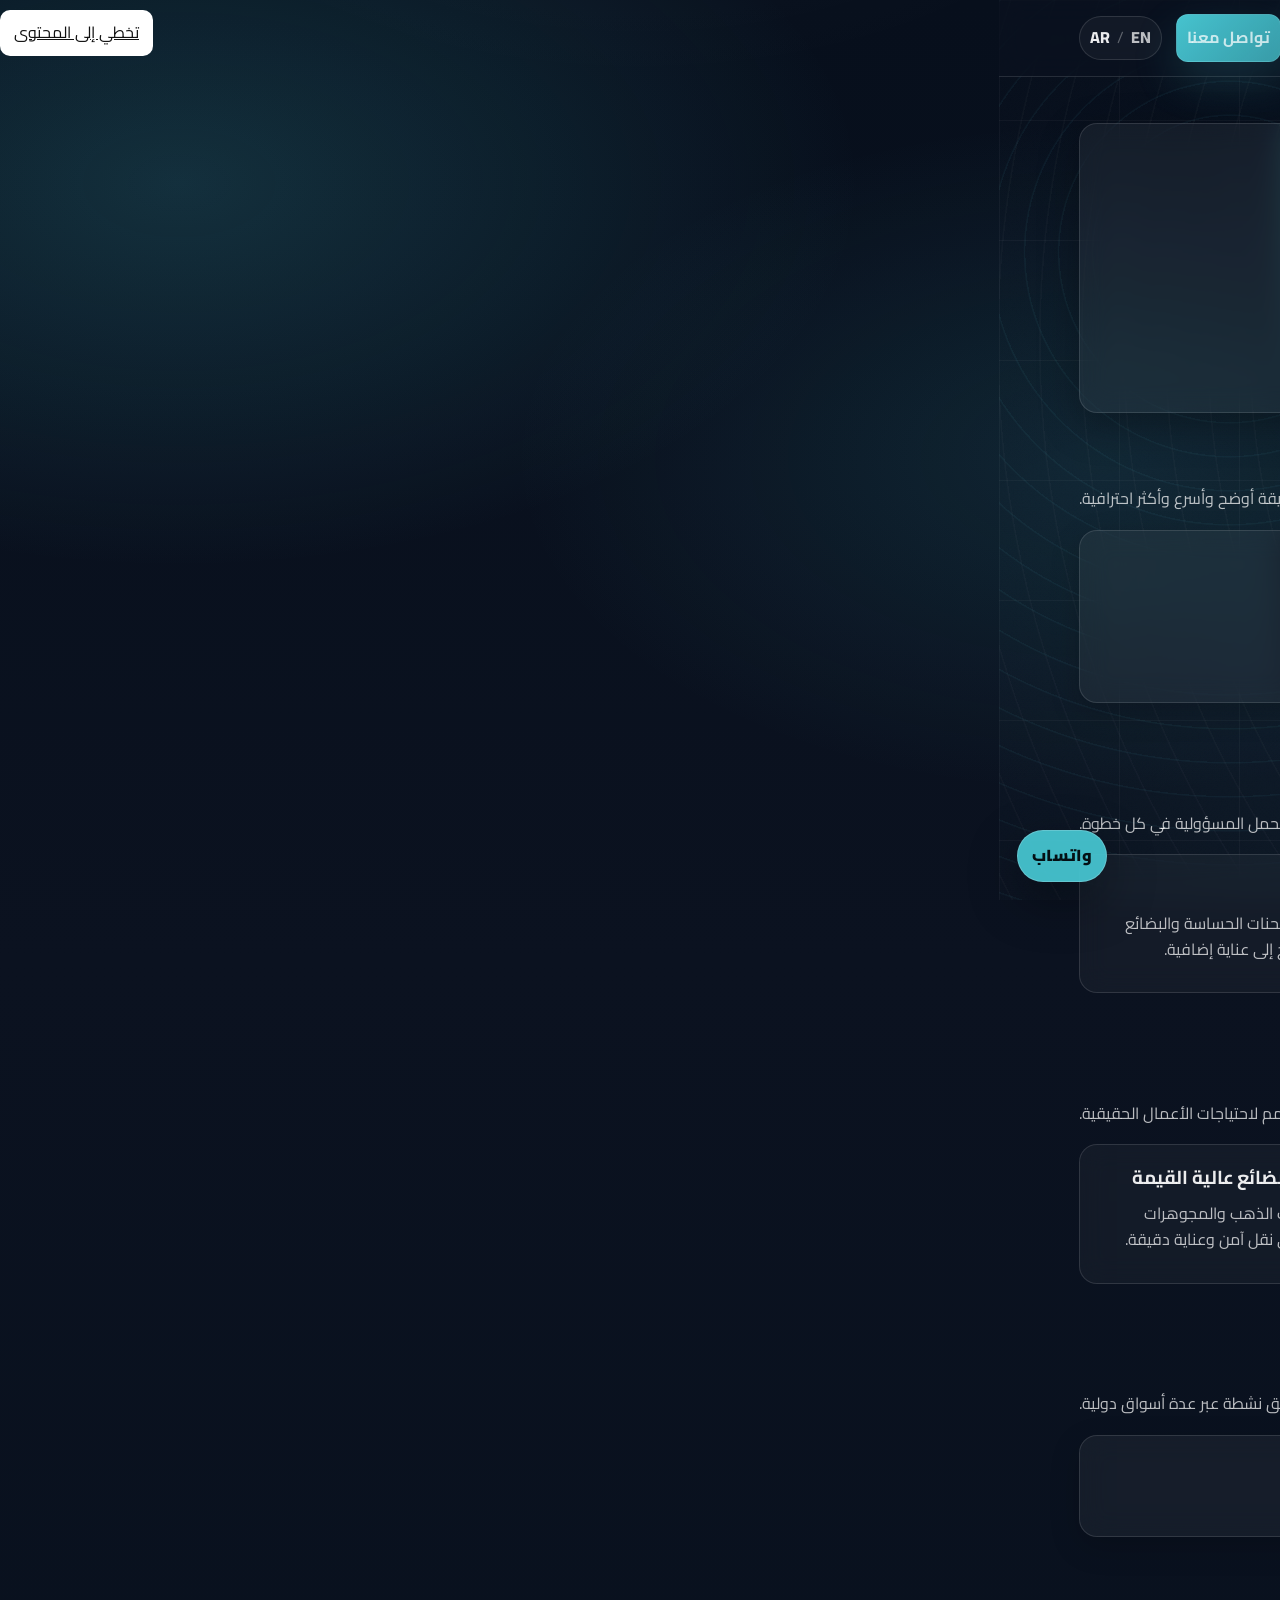
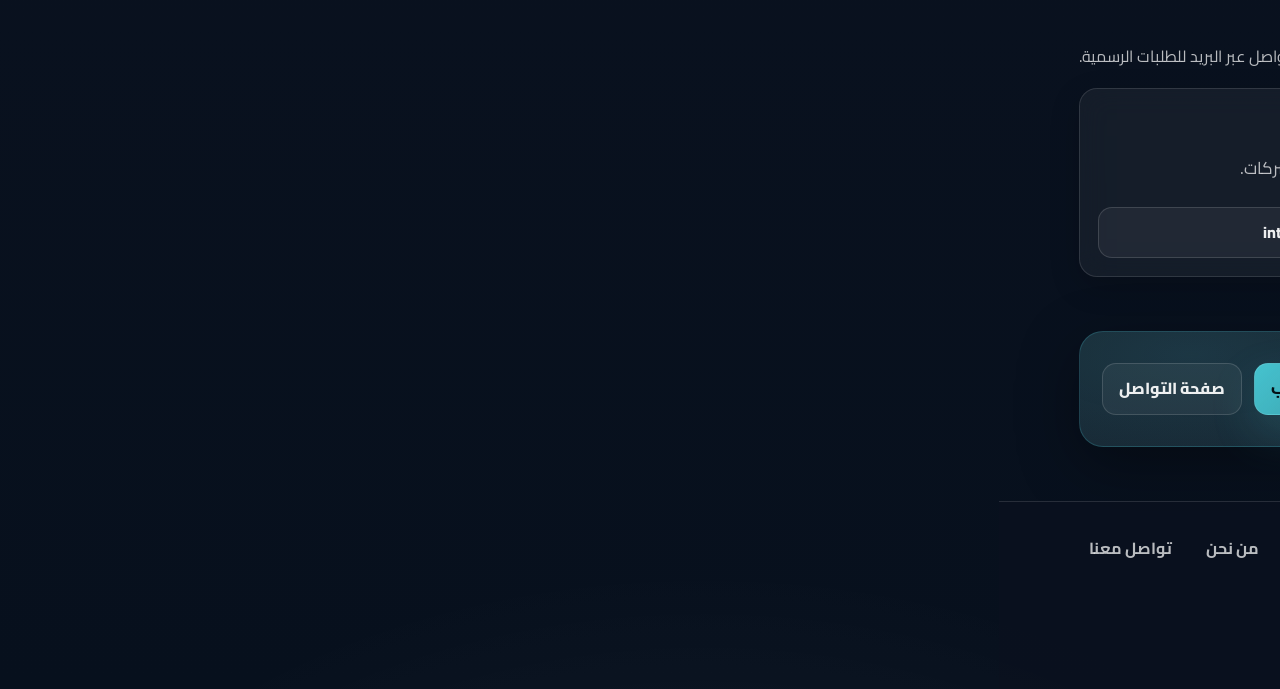
<file: about-ar.html>
<!doctype html>
<html lang="ar" dir="rtl">
<head>
  <meta charset="utf-8" />
  <meta name="viewport" content="width=device-width, initial-scale=1" />
  <title>من نحن — ALTADFI</title>
  <meta
    name="description"
    content="تعرّف على ALTADFI، شريكك في الاستيراد والتصدير والشحن والخدمات اللوجستية، مع تركيز خاص على معدات الذهب والمجوهرات والبضائع عالية القيمة."
  />

  <link rel="preconnect" href="https://fonts.googleapis.com" />
  <link rel="preconnect" href="https://fonts.gstatic.com" crossorigin />
  <link
    href="https://fonts.googleapis.com/css2?family=Inter:wght@400;500;600;700&family=Cairo:wght@400;600;700&display=swap"
    rel="stylesheet"
  />

  <link rel="stylesheet" href="assets/css/style.css" />
</head>

<body class="rtl">
  <a class="skip" href="#main">تخطي إلى المحتوى</a>

  <header class="header">
    <div class="container nav">
      <a class="brand" href="index-ar.html" aria-label="العودة للصفحة الرئيسية">
        <img class="logo" src="assets/img/logos/altadfi-logo.png" alt="شعار ALTADFI" />
        <span class="brand-text">
          <strong>ALTADFI</strong>
          <small>Where the business is.</small>
        </span>
      </a>

      <button class="menu-btn" aria-label="فتح القائمة" aria-expanded="false" aria-controls="site-nav">
        <span></span><span></span><span></span>
      </button>

      <nav id="site-nav" class="site-nav" aria-label="القائمة الرئيسية">
        <a href="index-ar.html">الرئيسية</a>
        <a href="services-ar.html">الخدمات</a>
        <a class="active" href="about-ar.html">من نحن</a>
        <a href="contact-ar.html" class="btn btn-sm">تواصل معنا</a>
      </nav>

      <div class="lang-switch" aria-label="تبديل اللغة">
        <a class="lang" href="about.html">EN</a>
        <span class="lang-sep">/</span>
        <a class="lang active" href="about-ar.html">AR</a>
      </div>
    </div>
  </header>

  <main id="main">
    <section class="page-hero">
      <div class="container">
        <div class="card">
          <p class="pill">من نحن</p>
          <h1>شريك أعمال بُني لخدمة التجارة الدولية</h1>
          <p class="lead">
            ALTADFI تساعد الشركات في الاستيراد والتصدير والشحن والخدمات اللوجستية،
            مع تركيز خاص على معدات الذهب والمجوهرات والبضائع عالية القيمة.
          </p>
        </div>
      </div>
    </section>

    <section class="section">
      <div class="container">
        <div class="section-head">
          <h2>من نحن</h2>
          <p>نساعد الشركات على نقل المنتجات عبر الحدود بطريقة أوضح وأسرع وأكثر احترافية.</p>
        </div>

        <div class="card-soft">
          <p class="lead" style="margin:0;">
            ALTADFI تأسست على فكرة واضحة: جعل التجارة الدولية أكثر عملية وموثوقية وأسهل في التنفيذ
            لأصحاب الأعمال الجادين. سواء كان الطلب يتعلق بالتجارة العامة، أو تنسيق الشحن،
            أو التعامل مع البضائع الحساسة وعالية القيمة، فدورنا هو تبسيط الخطوات
            ومساعدة العميل على التقدم بثقة.
          </p>
        </div>
      </div>
    </section>

    <section class="section">
      <div class="container">
        <div class="section-head">
          <h2>ما الذي نؤمن به</h2>
          <p>الاحترافية، السرعة، وتحمل المسؤولية في كل خطوة.</p>
        </div>

        <div class="grid3">
          <article class="feature">
            <h3>الوضوح</h3>
            <p>نحافظ على بساطة العملية: المعلومات المطلوبة، الخطة، خطوات الشحن، ثم التنفيذ والمتابعة.</p>
          </article>

          <article class="feature">
            <h3>الثقة</h3>
            <p>نركز على التواصل الواقعي، التنسيق الشفاف، والمتابعة الموثوقة دون وعود مبالغ فيها.</p>
          </article>

          <article class="feature">
            <h3>الأمان</h3>
            <p>نهتم بشكل خاص بالشحنات الحساسة والبضائع عالية القيمة التي تحتاج إلى عناية إضافية.</p>
          </article>
        </div>
      </div>
    </section>

    <section class="section">
      <div class="container">
        <div class="section-head">
          <h2>كيف نساعدك</h2>
          <p>دعم تجاري مصمم لاحتياجات الأعمال الحقيقية.</p>
        </div>

        <div class="grid3">
          <article class="feature">
            <h3>الاستيراد والتصدير</h3>
            <p>دعم في التوريد، التنسيق، الإرشاد بالمستندات، ومتابعة سير العملية التجارية بشكل منظم.</p>
          </article>

          <article class="feature">
            <h3>الشحن والخدمات اللوجستية</h3>
            <p>تنسيق شحن احترافي مع خطوات واضحة وتواصل عملي يساعدك على اتخاذ القرار بسرعة.</p>
          </article>

          <article class="feature">
            <h3>معدات الذهب والبضائع عالية القيمة</h3>
            <p>تركيز خاص على معدات الذهب والمجوهرات والبضائع التي تحتاج إلى نقل آمن وعناية دقيقة.</p>
          </article>
        </div>
      </div>
    </section>

    <section class="section">
      <div class="container">
        <div class="section-head">
          <h2>الدول التي نعمل معها</h2>
          <p>مناطق نشطة عبر عدة أسواق دولية.</p>
        </div>

        <div class="card-soft">
          <p class="lead" style="margin:0 0 14px;">
            تركيا • ألمانيا • الجزائر • ليبيا • الصين • أمريكا • سوريا • السعودية • الإمارات
          </p>
          <p class="tiny" style="margin:0;">
            ويمكن أيضًا دعم دول إضافية حسب نوع الطلب ومتطلبات الشحن.
          </p>
        </div>
      </div>
    </section>

    <section class="section">
      <div class="container">
        <div class="section-head">
          <h2>تواصل مباشر</h2>
          <p>أسرع طريقة للبدء هي واتساب، مع إمكانية التواصل عبر البريد للطلبات الرسمية.</p>
        </div>

        <div class="grid2">
          <div class="card-soft">
            <h3 style="margin-top:0;">واتساب</h3>
            <p class="lead" style="margin-bottom:12px;">للتواصل السريع وإرسال تفاصيل الطلب الأولية.</p>
            <a class="btn btn-wide" href="https://wa.me/905349139549" target="_blank" rel="noopener">
              +90 534 913 9549
            </a>
          </div>

          <div class="card-soft">
            <h3 style="margin-top:0;">البريد الإلكتروني</h3>
            <p class="lead" style="margin-bottom:12px;">للعروض السعرية والمراسلات التجارية وطلبات الشركات.</p>
            <a class="btn btn-ghost btn-wide" href="mailto:international@altadfi.com">
              international@altadfi.com
            </a>
          </div>
        </div>
      </div>
    </section>

    <section class="cta">
      <div class="container cta-box">
        <div>
          <h2>لنبدأ العمل معًا</h2>
          <p>أرسل تفاصيل المنتج وبلد الوجهة وسنساعدك بالخطوات التالية.</p>
        </div>
        <div class="cta-actions">
          <a class="btn" href="https://wa.me/905349139549" target="_blank" rel="noopener">واتساب</a>
          <a class="btn btn-ghost" href="contact-ar.html">صفحة التواصل</a>
        </div>
      </div>
    </section>
  </main>

  <footer class="footer">
    <div class="container footer-grid">
      <div>
        <div class="brand footer-brand">
          <img class="logo" src="assets/img/logos/altadfi-logo.png" alt="شعار ALTADFI" />
          <span class="brand-text">
            <strong>ALTADFI</strong>
            <small>Where the business is.</small>
          </span>
        </div>
        <p class="tiny">© <span id="year"></span> ALTADFI. جميع الحقوق محفوظة.</p>
        <p class="tiny">
          واتساب:
          <a href="https://wa.me/905349139549" target="_blank" rel="noopener">+90 534 913 9549</a>
          <br />
          البريد الإلكتروني:
          <a href="mailto:international@altadfi.com">international@altadfi.com</a>
        </p>
      </div>

      <div class="footer-links">
        <a href="services-ar.html">الخدمات</a>
        <a href="about-ar.html">من نحن</a>
        <a href="contact-ar.html">تواصل معنا</a>
      </div>
    </div>
  </footer>

  <a class="to-top" href="#" aria-label="العودة للأعلى">↑</a>

  <a
    class="wa-float"
    href="https://wa.me/905349139549?text=%D9%85%D8%B1%D8%AD%D8%A8%D8%A7%D9%8B%20ALTADFI%20%F0%9F%91%8B%0A%D8%A3%D9%88%D8%AF%20%D9%85%D8%B9%D8%B1%D9%81%D8%A9%20%D8%A7%D9%84%D9%85%D8%B2%D9%8A%D8%AF%20%D8%B9%D9%86%20%D8%AE%D8%AF%D9%85%D8%A7%D8%AA%D9%83%D9%85."
    target="_blank"
    rel="noopener"
  >
    واتساب
  </a>

  <script src="assets/js/main.js"></script>
</body>
</html>
</file>
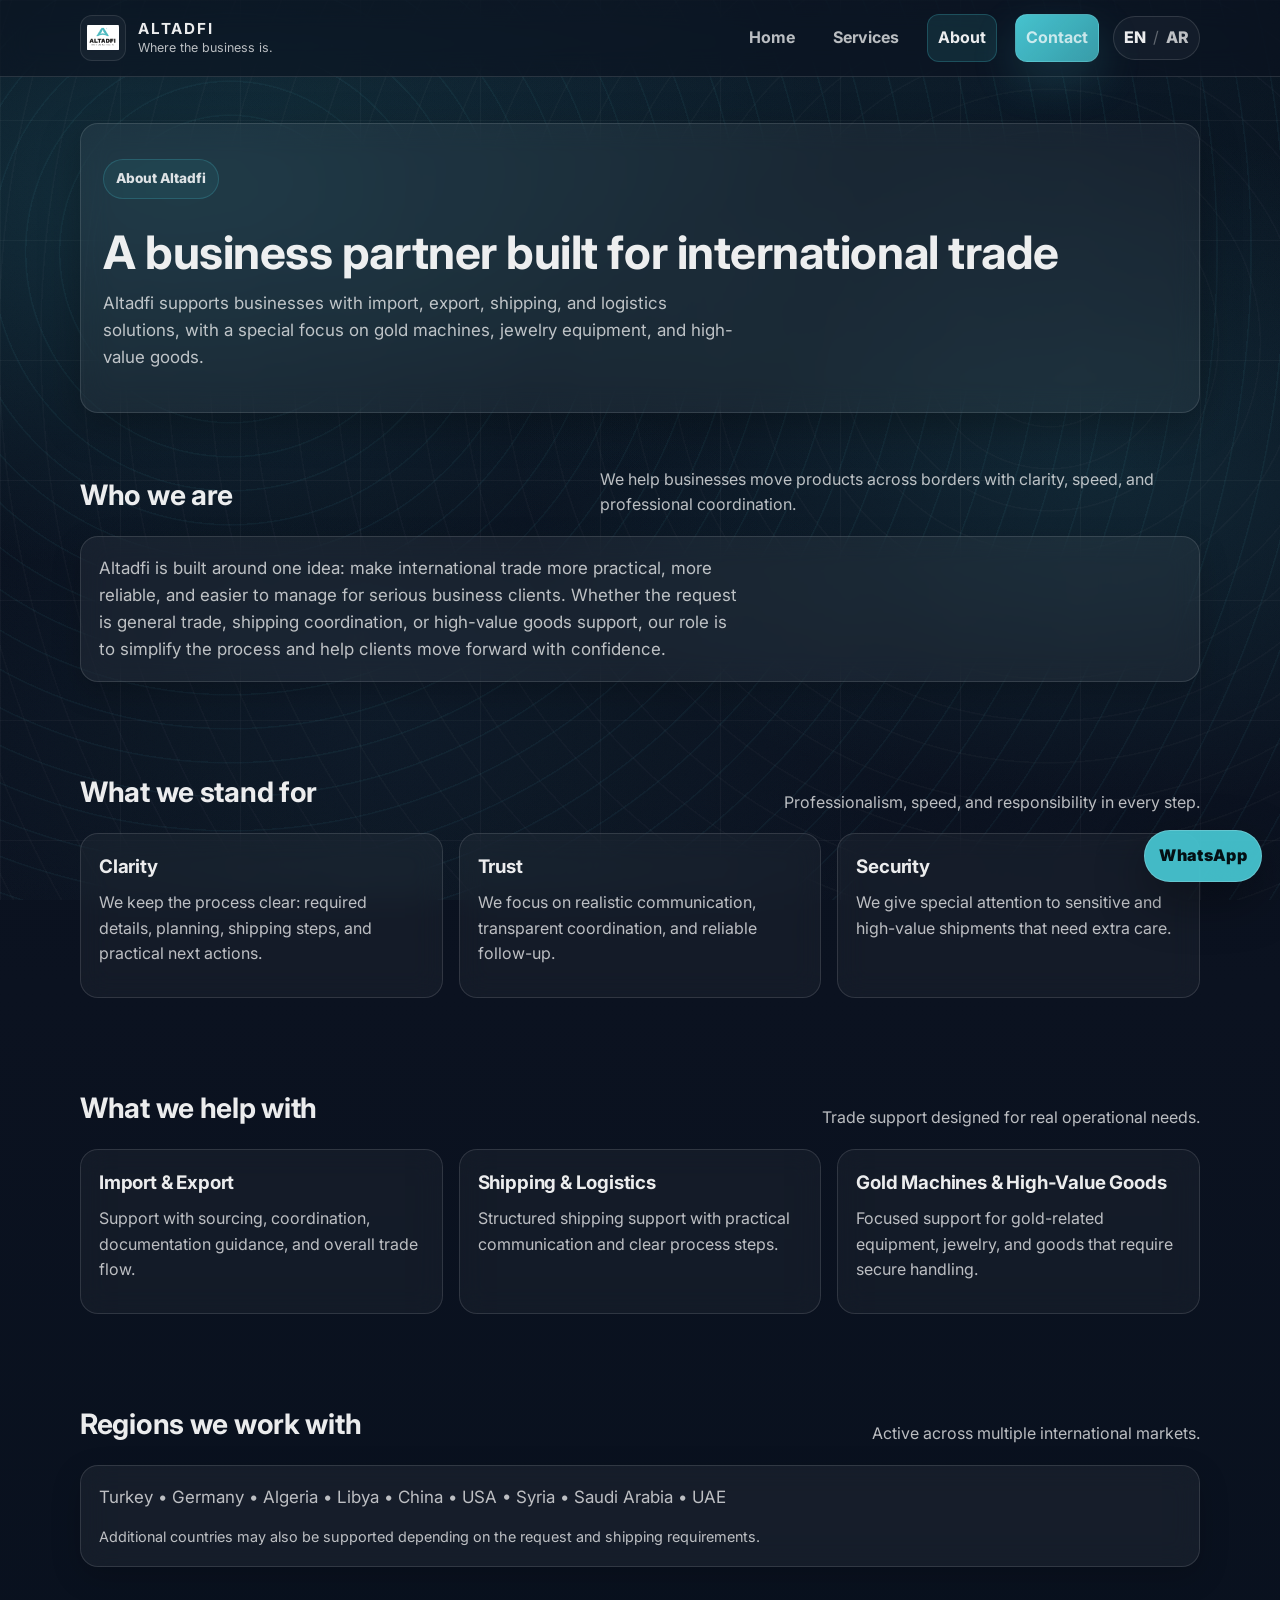
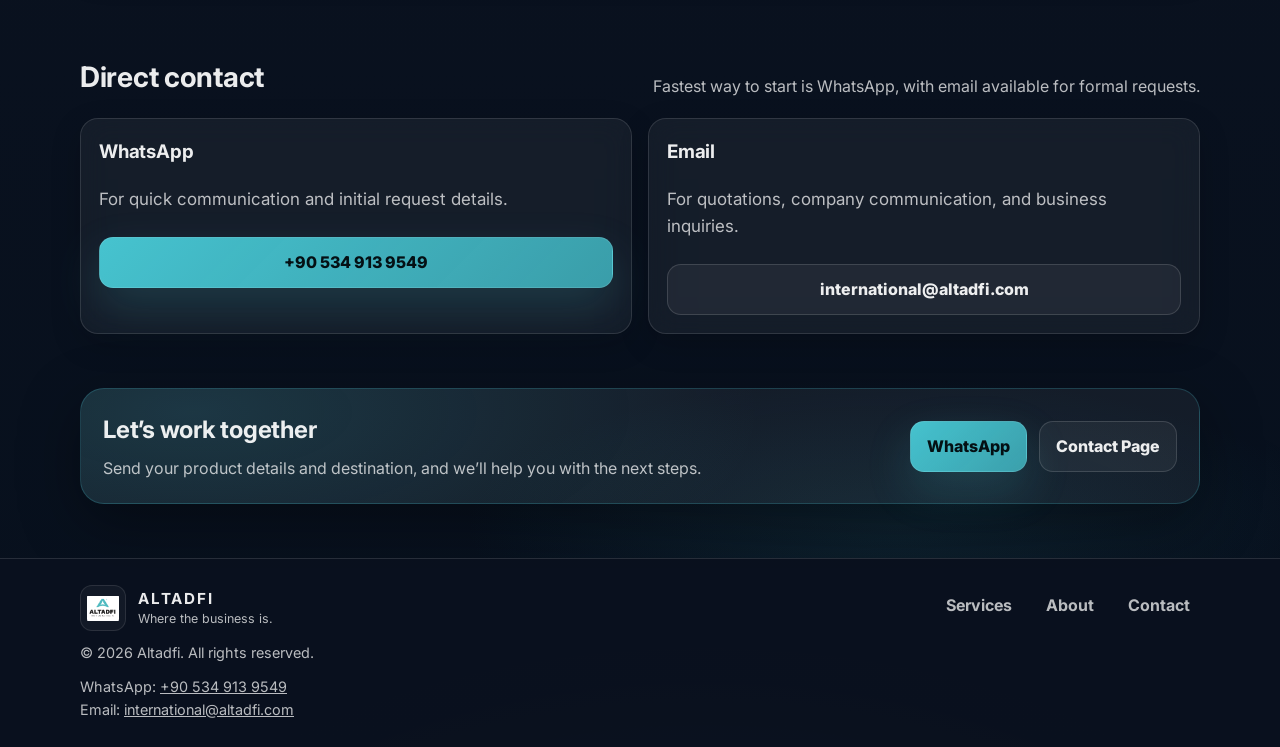
<file: about.html>
<!doctype html>
<html lang="en">
<head>
  <meta charset="utf-8" />
  <meta name="viewport" content="width=device-width, initial-scale=1" />
  <title>About — Altadfi</title>
  <meta
    name="description"
    content="Learn more about Altadfi, a trusted partner in import, export, shipping, logistics, gold machines, and high-value goods coordination."
  />

  <link rel="preconnect" href="https://fonts.googleapis.com" />
  <link rel="preconnect" href="https://fonts.gstatic.com" crossorigin />
  <link
    href="https://fonts.googleapis.com/css2?family=Inter:wght@400;500;600;700&family=Cairo:wght@400;600;700&display=swap"
    rel="stylesheet"
  />

  <link rel="stylesheet" href="assets/css/style.css" />
</head>
<body>
  <a class="skip" href="#main">Skip to content</a>

  <header class="header">
    <div class="container nav">
      <a class="brand" href="index.html" aria-label="Altadfi home">
        <img class="logo" src="assets/img/logos/altadfi-logo.png" alt="ALTADFI logo" />
        <span class="brand-text">
          <strong>ALTADFI</strong>
          <small>Where the business is.</small>
        </span>
      </a>

      <button class="menu-btn" aria-label="Open menu" aria-expanded="false" aria-controls="site-nav">
        <span></span><span></span><span></span>
      </button>

      <nav id="site-nav" class="site-nav" aria-label="Primary">
        <a href="index.html">Home</a>
        <a href="services.html">Services</a>
        <a class="active" href="about.html">About</a>
        <a href="contact.html" class="btn btn-sm">Contact</a>
      </nav>

      <div class="lang-switch" aria-label="Language switch">
        <a class="lang active" href="about.html">EN</a>
        <span class="lang-sep">/</span>
        <a class="lang" href="about-ar.html">AR</a>
      </div>
    </div>
  </header>

  <main id="main">
    <section class="page-hero">
      <div class="container">
        <div class="card">
          <p class="pill">About Altadfi</p>
          <h1>A business partner built for international trade</h1>
          <p class="lead">
            Altadfi supports businesses with import, export, shipping, and logistics solutions,
            with a special focus on gold machines, jewelry equipment, and high-value goods.
          </p>
        </div>
      </div>
    </section>

    <section class="section">
      <div class="container">
        <div class="section-head">
          <h2>Who we are</h2>
          <p>We help businesses move products across borders with clarity, speed, and professional coordination.</p>
        </div>

        <div class="card-soft">
          <p class="lead" style="margin:0;">
            Altadfi is built around one idea: make international trade more practical, more reliable,
            and easier to manage for serious business clients. Whether the request is general trade,
            shipping coordination, or high-value goods support, our role is to simplify the process
            and help clients move forward with confidence.
          </p>
        </div>
      </div>
    </section>

    <section class="section">
      <div class="container">
        <div class="section-head">
          <h2>What we stand for</h2>
          <p>Professionalism, speed, and responsibility in every step.</p>
        </div>

        <div class="grid3">
          <article class="feature">
            <h3>Clarity</h3>
            <p>We keep the process clear: required details, planning, shipping steps, and practical next actions.</p>
          </article>

          <article class="feature">
            <h3>Trust</h3>
            <p>We focus on realistic communication, transparent coordination, and reliable follow-up.</p>
          </article>

          <article class="feature">
            <h3>Security</h3>
            <p>We give special attention to sensitive and high-value shipments that need extra care.</p>
          </article>
        </div>
      </div>
    </section>

    <section class="section">
      <div class="container">
        <div class="section-head">
          <h2>What we help with</h2>
          <p>Trade support designed for real operational needs.</p>
        </div>

        <div class="grid3">
          <article class="feature">
            <h3>Import & Export</h3>
            <p>Support with sourcing, coordination, documentation guidance, and overall trade flow.</p>
          </article>

          <article class="feature">
            <h3>Shipping & Logistics</h3>
            <p>Structured shipping support with practical communication and clear process steps.</p>
          </article>

          <article class="feature">
            <h3>Gold Machines & High-Value Goods</h3>
            <p>Focused support for gold-related equipment, jewelry, and goods that require secure handling.</p>
          </article>
        </div>
      </div>
    </section>

    <section class="section">
      <div class="container">
        <div class="section-head">
          <h2>Regions we work with</h2>
          <p>Active across multiple international markets.</p>
        </div>

        <div class="card-soft">
          <p class="lead" style="margin:0 0 14px;">
            Turkey • Germany • Algeria • Libya • China • USA • Syria • Saudi Arabia • UAE
          </p>
          <p class="tiny" style="margin:0;">
            Additional countries may also be supported depending on the request and shipping requirements.
          </p>
        </div>
      </div>
    </section>

    <section class="section">
      <div class="container">
        <div class="section-head">
          <h2>Direct contact</h2>
          <p>Fastest way to start is WhatsApp, with email available for formal requests.</p>
        </div>

        <div class="grid2">
          <div class="card-soft">
            <h3 style="margin-top:0;">WhatsApp</h3>
            <p class="lead" style="margin-bottom:12px;">For quick communication and initial request details.</p>
            <a class="btn btn-wide" href="https://wa.me/905349139549" target="_blank" rel="noopener">
              +90 534 913 9549
            </a>
          </div>

          <div class="card-soft">
            <h3 style="margin-top:0;">Email</h3>
            <p class="lead" style="margin-bottom:12px;">For quotations, company communication, and business inquiries.</p>
            <a class="btn btn-ghost btn-wide" href="mailto:international@altadfi.com">
              international@altadfi.com
            </a>
          </div>
        </div>
      </div>
    </section>

    <section class="cta">
      <div class="container cta-box">
        <div>
          <h2>Let’s work together</h2>
          <p>Send your product details and destination, and we’ll help you with the next steps.</p>
        </div>
        <div class="cta-actions">
          <a class="btn" href="https://wa.me/905349139549" target="_blank" rel="noopener">WhatsApp</a>
          <a class="btn btn-ghost" href="contact.html">Contact Page</a>
        </div>
      </div>
    </section>
  </main>

  <footer class="footer">
    <div class="container footer-grid">
      <div>
        <div class="brand footer-brand">
          <img class="logo" src="assets/img/logos/altadfi-logo.png" alt="ALTADFI logo" />
          <span class="brand-text">
            <strong>ALTADFI</strong>
            <small>Where the business is.</small>
          </span>
        </div>
        <p class="tiny">© <span id="year"></span> Altadfi. All rights reserved.</p>
        <p class="tiny">
          WhatsApp:
          <a href="https://wa.me/905349139549" target="_blank" rel="noopener">+90 534 913 9549</a>
          <br />
          Email:
          <a href="mailto:international@altadfi.com">international@altadfi.com</a>
        </p>
      </div>

      <div class="footer-links">
        <a href="services.html">Services</a>
        <a href="about.html">About</a>
        <a href="contact.html">Contact</a>
      </div>
    </div>
  </footer>

  <a class="to-top" href="#" aria-label="Back to top">↑</a>

  <a
    class="wa-float"
    href="https://wa.me/905349139549?text=Hello%20ALTADFI%20%F0%9F%91%8B%0AI%20would%20like%20to%20know%20more%20about%20your%20services."
    target="_blank"
    rel="noopener"
  >
    WhatsApp
  </a>

  <script src="assets/js/main.js"></script>
</body>
</html>
</file>
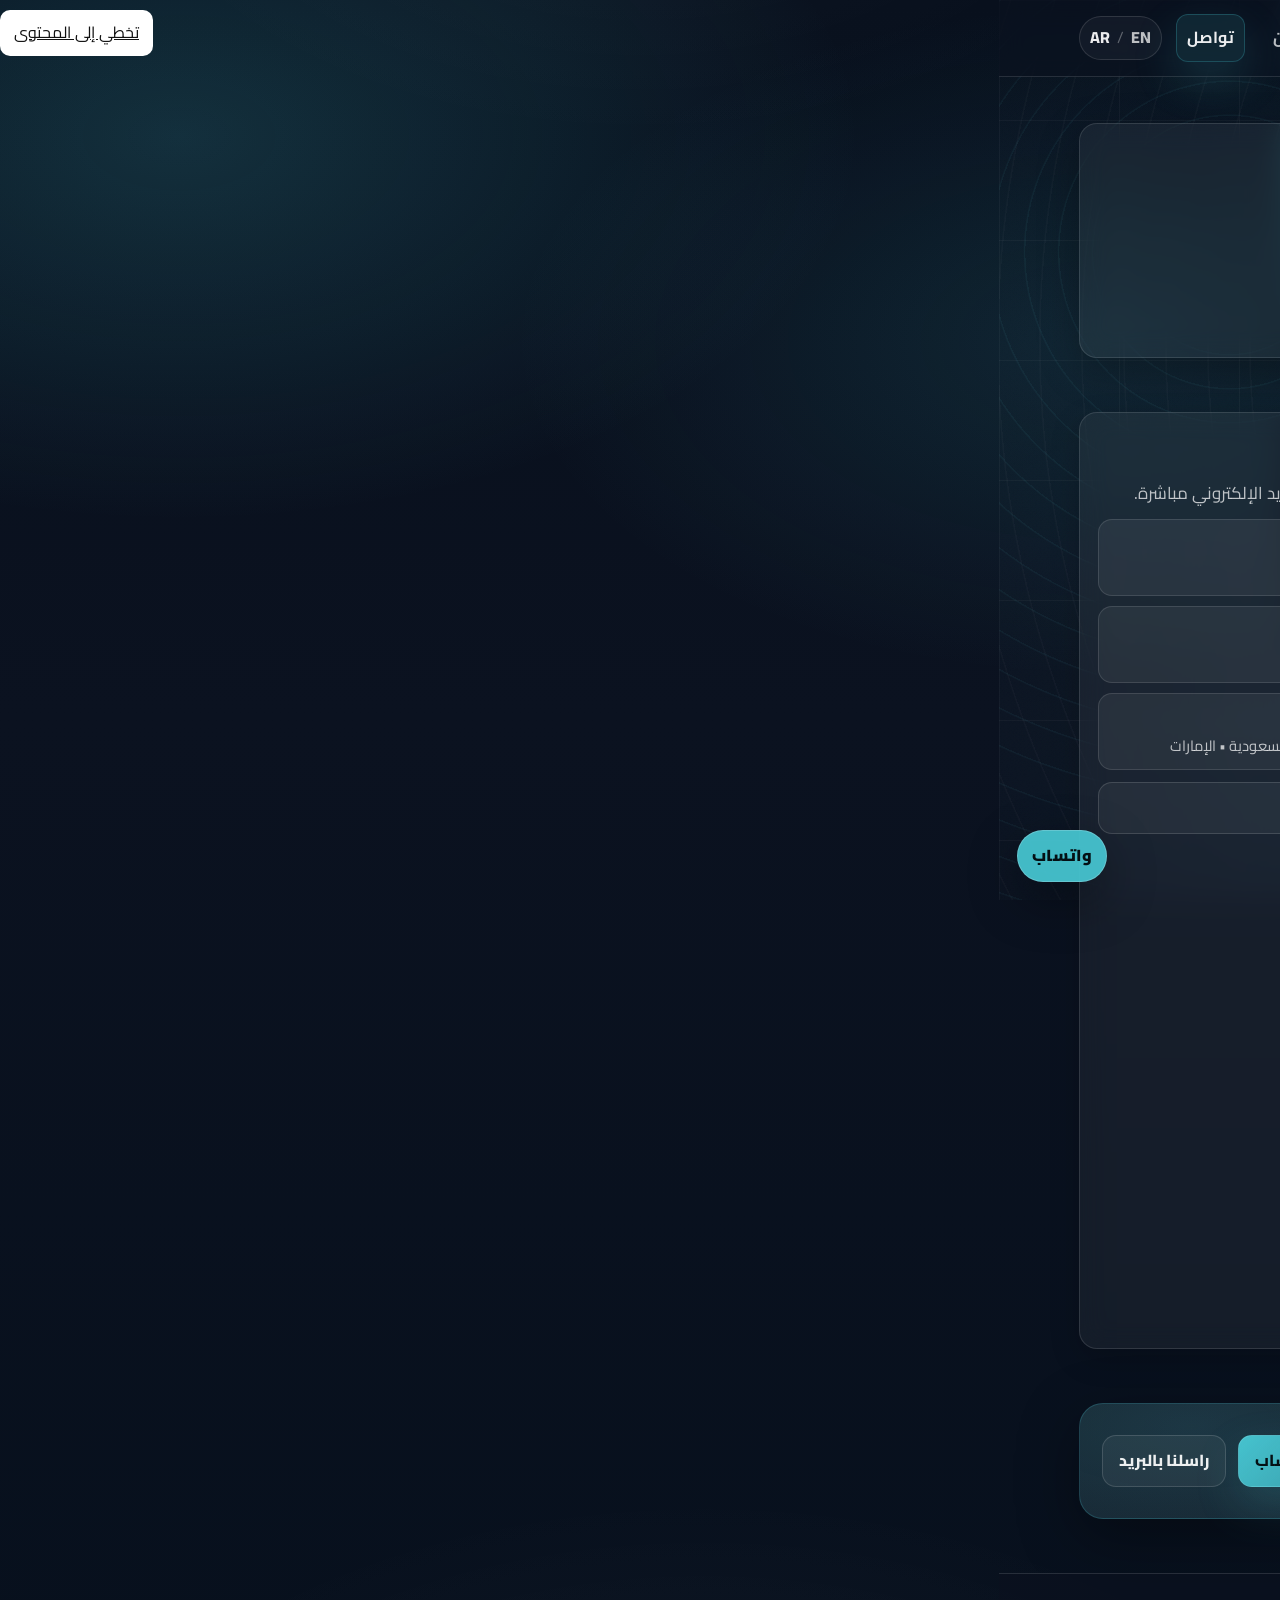
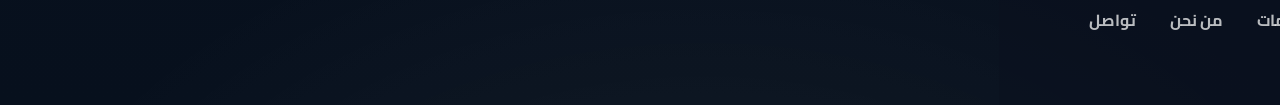
<file: contact-ar.html>
<!doctype html>
<html lang="ar" dir="rtl">
<head>
  <meta charset="utf-8" />
  <meta name="viewport" content="width=device-width, initial-scale=1" />
  <title>تواصل معنا — التادفي</title>
  <meta
    name="description"
    content="تواصل مع ALTADFI للاستيراد والتصدير والشحن واللوجستيات، مع تركيز على البضائع عالية القيمة."
  />

  <link rel="preconnect" href="https://fonts.googleapis.com" />
  <link rel="preconnect" href="https://fonts.gstatic.com" crossorigin />
  <link
    href="https://fonts.googleapis.com/css2?family=Inter:wght@400;500;600;700&family=Cairo:wght@400;600;700&display=swap"
    rel="stylesheet"
  />

  <link rel="stylesheet" href="assets/css/style.css" />
</head>

<body class="rtl">
  <a class="skip" href="#main">تخطي إلى المحتوى</a>

  <header class="header">
    <div class="container nav">
      <a class="brand" href="index-ar.html" aria-label="الصفحة الرئيسية">
        <img class="logo" src="assets/img/logos/altadfi-logo.png" alt="ALTADFI logo" />
        <span class="brand-text">
          <strong>ALTADFI</strong>
          <small>حيث تكون الأعمال.</small>
        </span>
      </a>

      <button class="menu-btn" aria-label="فتح القائمة" aria-expanded="false" aria-controls="site-nav">
        <span></span><span></span><span></span>
      </button>

      <nav id="site-nav" class="site-nav" aria-label="القائمة الرئيسية">
        <a href="index-ar.html">الرئيسية</a>
        <a href="services-ar.html">الخدمات</a>
        <a href="about-ar.html">من نحن</a>
        <a class="active btn btn-sm" href="contact-ar.html">تواصل</a>
      </nav>

      <div class="lang-switch" aria-label="تبديل اللغة">
        <a class="lang" href="contact.html">EN</a>
        <span class="lang-sep">/</span>
        <a class="lang active" href="contact-ar.html">AR</a>
      </div>
    </div>
  </header>

  <main id="main">
    <section class="page-hero">
      <div class="container">
        <div class="card">
          <p class="pill">تواصل</p>
          <h1>طلب عرض سعر</h1>
          <p class="lead">
            أرسل تفاصيل الطلب وسنرد عليك بالخطوات المطلوبة، غالباً في نفس اليوم.
          </p>
        </div>
      </div>
    </section>

    <section class="section">
      <div class="container">
        <div class="grid2">
          <!-- FORM -->
          <div class="card-soft">
            <h3 style="margin-top: 0;">نموذج الطلب</h3>

            <form
              class="form"
              name="altadfi-leads"
              method="POST"
              data-netlify="true"
              data-netlify-honeypot="bot-field"
              action="/thanks-ar.html"
            >
              <input type="hidden" name="form-name" value="altadfi-leads" />

              <p style="display: none;">
                <label>لا تملأ هذا الحقل: <input name="bot-field" /></label>
              </p>

              <div class="field">
                <label for="name-ar">الاسم</label>
                <input id="name-ar" name="name" type="text" placeholder="اسمك" required />
              </div>

              <div class="field">
                <label for="email-ar">البريد الإلكتروني</label>
                <input id="email-ar" name="email" type="email" placeholder="you@example.com" required />
              </div>

              <div class="field">
                <label for="whatsapp-ar">واتساب (اختياري)</label>
                <input id="whatsapp-ar" name="whatsapp" type="text" placeholder="+90 534 913 9549" />
              </div>

              <div class="field">
                <label for="service-ar">الخدمة</label>
                <select id="service-ar" name="service">
                  <option value="استيراد">استيراد</option>
                  <option value="تصدير">تصدير</option>
                  <option value="شحن ولوجستيات">شحن ولوجستيات</option>
                  <option value="آلات الذهب">آلات الذهب</option>
                  <option value="مجوهرات / بضائع عالية القيمة">مجوهرات / بضائع عالية القيمة</option>
                  <option value="أخرى">أخرى</option>
                </select>
              </div>

              <div class="field">
                <label for="pickup-ar">بلد/مدينة الاستلام (اختياري)</label>
                <input
                  id="pickup-ar"
                  name="pickup_country_city"
                  type="text"
                  placeholder="مثال: تركيا — إسطنبول"
                />
              </div>

              <div class="field">
                <label for="destination-ar">بلد/مدينة الوجهة</label>
                <input
                  id="destination-ar"
                  name="destination_country_city"
                  type="text"
                  placeholder="مثال: السعودية — الرياض"
                  required
                />
              </div>

              <div class="field">
                <label for="shipping-ar">طريقة الشحن</label>
                <select id="shipping-ar" name="shipping_method">
                  <option value="جوي">جوي</option>
                  <option value="بحري">بحري</option>
                  <option value="سريع">سريع</option>
                  <option value="غير متأكد">غير متأكد</option>
                </select>
              </div>

              <div class="field">
                <label for="message-ar">الرسالة</label>
                <textarea
                  id="message-ar"
                  name="message"
                  placeholder="المنتج، الكمية، الوزن/الأبعاد إن وجدت، مدينة الاستلام، مدينة الوجهة، الوقت المطلوب..."
                  required
                ></textarea>
              </div>

              <input type="hidden" name="language" value="AR" />
              <input type="hidden" name="page" value="contact-ar.html" />
              <input type="hidden" name="subject" value="طلب جديد — موقع ALTADFI (AR)" />

              <button class="btn btn-wide" type="submit">إرسال</button>
              <p class="tiny" style="margin: 10px 0 0;">لرد أسرع: استخدم زر واتساب بالأسفل أو الزر العائم.</p>
            </form>
          </div>

          <!-- DIRECT CONTACT -->
          <div class="card-soft">
            <h3 style="margin-top: 0;">تواصل مباشر</h3>
            <p class="lead" style="margin: 0 0 12px;">
              واتساب هو الأسرع. ويمكنك أيضاً مراسلتنا عبر البريد الإلكتروني مباشرة.
            </p>

            <div class="trust" style="margin-top: 0;">
              <div class="trust-item">
                <strong>واتساب</strong>
                <span>
                  <a href="https://wa.me/905349139549" target="_blank" rel="noopener">
                    +90 534 913 9549
                  </a>
                </span>
              </div>

              <div class="trust-item">
                <strong>الإيميل</strong>
                <span>
                  <a href="mailto:international@altadfi.com">international@altadfi.com</a>
                </span>
              </div>

              <div class="trust-item">
                <strong>الدول</strong>
                <span>تركيا • ألمانيا • الجزائر • ليبيا • الصين • أمريكا • سوريا • السعودية • الإمارات</span>
              </div>
            </div>

            <a
              class="btn btn-ghost btn-wide"
              href="https://wa.me/905349139549"
              target="_blank"
              rel="noopener"
            >
              واتساب
            </a>

            <p class="tiny" style="margin: 12px 0 0;">
              نصيحة: المنتج + الكمية + بلد الوجهة = عرض أسرع.
            </p>
          </div>
        </div>
      </div>
    </section>

    <section class="cta">
      <div class="container cta-box">
        <div>
          <h2>تحتاج رد سريع؟</h2>
          <p>أرسل التفاصيل على واتساب وسنرشدك خطوة بخطوة.</p>
        </div>
        <div class="cta-actions">
          <a class="btn" href="https://wa.me/905349139549" target="_blank" rel="noopener">واتساب</a>
          <a class="btn btn-ghost" href="mailto:international@altadfi.com">راسلنا بالبريد</a>
        </div>
      </div>
    </section>
  </main>

  <footer class="footer">
    <div class="container footer-grid">
      <div>
        <div class="brand footer-brand">
          <img class="logo" src="assets/img/logos/altadfi-logo.png" alt="ALTADFI logo" />
          <span class="brand-text">
            <strong>ALTADFI</strong>
            <small>حيث تكون الأعمال.</small>
          </span>
        </div>
        <p class="tiny">© <span id="year"></span> Altadfi. جميع الحقوق محفوظة.</p>
      </div>

      <div class="footer-links">
        <a href="services-ar.html">الخدمات</a>
        <a href="about-ar.html">من نحن</a>
        <a href="contact-ar.html">تواصل</a>
      </div>
    </div>
  </footer>

  <a class="to-top" href="#" aria-label="العودة للأعلى">↑</a>

  <a
    class="wa-float"
    href="https://wa.me/905349139549?text=%D9%85%D8%B1%D8%AD%D8%A8%D8%A7%D9%8B%20ALTADFI%20%F0%9F%91%8B%0A%D8%A3%D8%AD%D8%AA%D8%A7%D8%AC%3A%20(%D8%A7%D8%B3%D8%AA%D9%8A%D8%B1%D8%A7%D8%AF%2F%D8%AA%D8%B5%D8%AF%D9%8A%D8%B1%2F%D8%B4%D8%AD%D9%86)%0A%D8%A7%D9%84%D9%85%D9%86%D8%AA%D8%AC%3A%0A%D8%A7%D9%84%D9%83%D9%85%D9%8A%D8%A9%3A%0A%D8%A8%D9%84%D8%AF%2F%D9%85%D8%AF%D9%8A%D9%86%D8%A9%20%D8%A7%D9%84%D8%A7%D8%B3%D8%AA%D9%84%D8%A7%D9%85%3A%0A%D8%A8%D9%84%D8%AF%2F%D9%85%D8%AF%D9%8A%D9%86%D8%A9%20%D8%A7%D9%84%D9%88%D8%AC%D9%87%D8%A9%3A%0A%D8%B7%D8%B1%D9%8A%D9%82%D8%A9%20%D8%A7%D9%84%D8%B4%D8%AD%D9%86%20(%D8%AC%D9%88%D9%8A%2F%D8%A8%D8%AD%D8%B1%D9%8A%2F%D8%B3%D8%B1%D9%8A%D8%B9)%3A%0A%D8%AA%D9%81%D8%A7%D8%B5%D9%8A%D9%84%20%D8%A5%D8%B6%D8%A7%D9%81%D9%8A%D8%A9%3A"
    target="_blank"
    rel="noopener"
  >
    واتساب
  </a>

  <script src="assets/js/main.js"></script>
</body>
</html>
</file>
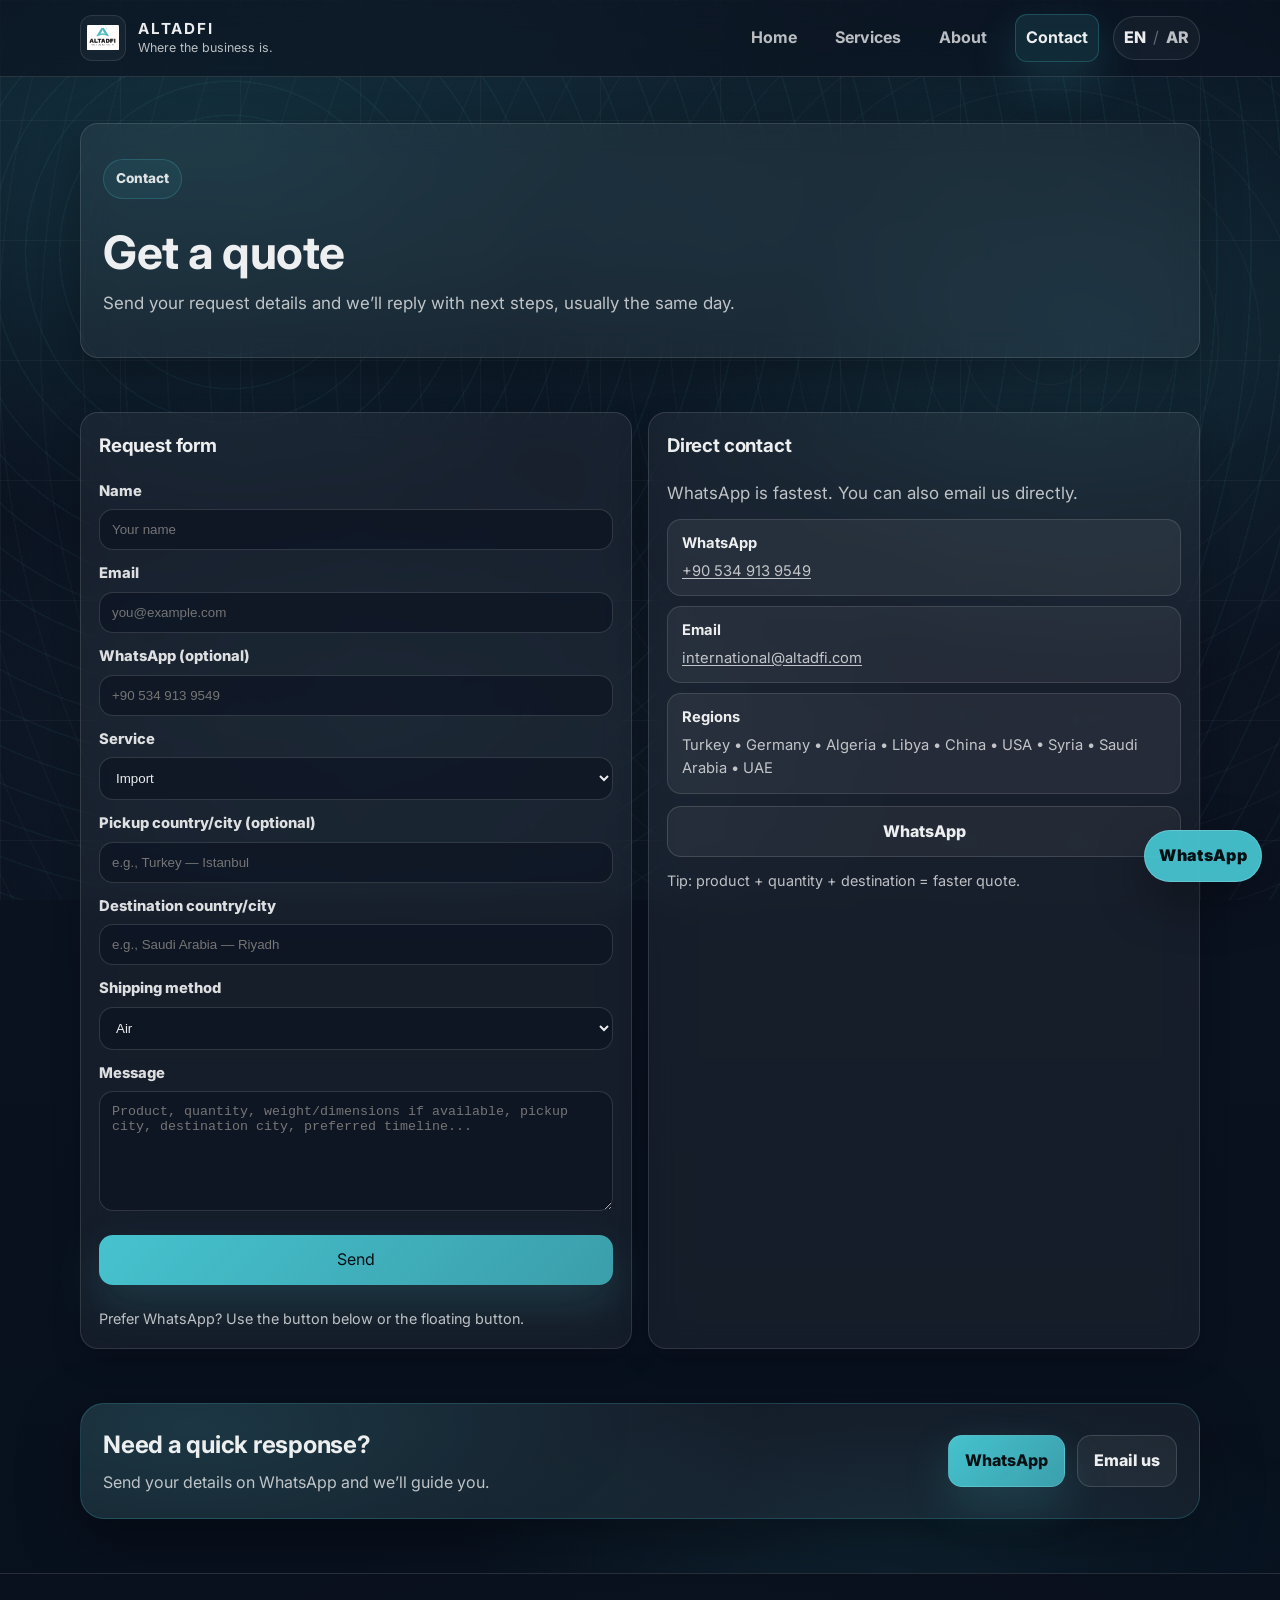
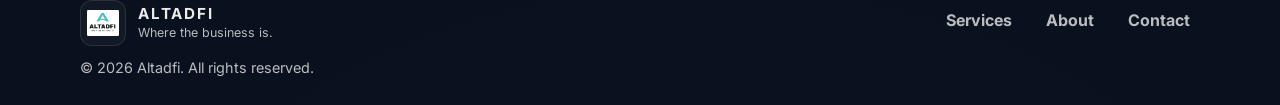
<file: contact.html>
<!doctype html>
<html lang="en">
<head>
  <meta charset="utf-8" />
  <meta name="viewport" content="width=device-width, initial-scale=1" />
  <title>Contact — Altadfi</title>
  <meta
    name="description"
    content="Contact Altadfi for import/export, shipping and logistics, and high-value goods coordination."
  />

  <link rel="preconnect" href="https://fonts.googleapis.com" />
  <link rel="preconnect" href="https://fonts.gstatic.com" crossorigin />
  <link
    href="https://fonts.googleapis.com/css2?family=Inter:wght@400;500;600;700&display=swap"
    rel="stylesheet"
  />

  <link rel="stylesheet" href="assets/css/style.css" />
</head>

<body>
  <a class="skip" href="#main">Skip to content</a>

  <header class="header">
    <div class="container nav">
      <a class="brand" href="index.html" aria-label="Altadfi home">
        <img class="logo" src="assets/img/logos/altadfi-logo.png" alt="ALTADFI logo" />
        <span class="brand-text">
          <strong>ALTADFI</strong>
          <small>Where the business is.</small>
        </span>
      </a>

      <button class="menu-btn" aria-label="Open menu" aria-expanded="false" aria-controls="site-nav">
        <span></span><span></span><span></span>
      </button>

      <nav id="site-nav" class="site-nav" aria-label="Primary">
        <a href="index.html">Home</a>
        <a href="services.html">Services</a>
        <a href="about.html">About</a>
        <a class="active btn btn-sm" href="contact.html">Contact</a>
      </nav>

      <div class="lang-switch" aria-label="Language switch">
        <a class="lang active" href="contact.html">EN</a>
        <span class="lang-sep">/</span>
        <a class="lang" href="contact-ar.html">AR</a>
      </div>
    </div>
  </header>

  <main id="main">
    <section class="page-hero">
      <div class="container">
        <div class="card">
          <p class="pill">Contact</p>
          <h1>Get a quote</h1>
          <p class="lead">Send your request details and we’ll reply with next steps, usually the same day.</p>
        </div>
      </div>
    </section>

    <section class="section">
      <div class="container">
        <div class="grid2">
          <!-- FORM -->
          <div class="card-soft">
            <h3 style="margin-top: 0;">Request form</h3>

            <form
              class="form"
              name="altadfi-leads"
              method="POST"
              data-netlify="true"
              data-netlify-honeypot="bot-field"
              action="/thanks.html"
            >
              <input type="hidden" name="form-name" value="altadfi-leads" />

              <p style="display: none;">
                <label>Don’t fill this out: <input name="bot-field" /></label>
              </p>

              <div class="field">
                <label for="name">Name</label>
                <input id="name" name="name" type="text" placeholder="Your name" required />
              </div>

              <div class="field">
                <label for="email">Email</label>
                <input id="email" name="email" type="email" placeholder="you@example.com" required />
              </div>

              <div class="field">
                <label for="whatsapp">WhatsApp (optional)</label>
                <input id="whatsapp" name="whatsapp" type="text" placeholder="+90 534 913 9549" />
              </div>

              <div class="field">
                <label for="service">Service</label>
                <select id="service" name="service">
                  <option value="Import">Import</option>
                  <option value="Export">Export</option>
                  <option value="Shipping & Logistics">Shipping & Logistics</option>
                  <option value="Gold Machines">Gold Machines</option>
                  <option value="Jewelry / High-value goods">Jewelry / High-value goods</option>
                  <option value="Other">Other</option>
                </select>
              </div>

              <div class="field">
                <label for="pickup">Pickup country/city (optional)</label>
                <input
                  id="pickup"
                  name="pickup_country_city"
                  type="text"
                  placeholder="e.g., Turkey — Istanbul"
                />
              </div>

              <div class="field">
                <label for="destination">Destination country/city</label>
                <input
                  id="destination"
                  name="destination_country_city"
                  type="text"
                  placeholder="e.g., Saudi Arabia — Riyadh"
                  required
                />
              </div>

              <div class="field">
                <label for="shipping">Shipping method</label>
                <select id="shipping" name="shipping_method">
                  <option value="Air">Air</option>
                  <option value="Sea">Sea</option>
                  <option value="Express">Express</option>
                  <option value="Not sure">Not sure</option>
                </select>
              </div>

              <div class="field">
                <label for="message">Message</label>
                <textarea
                  id="message"
                  name="message"
                  placeholder="Product, quantity, weight/dimensions if available, pickup city, destination city, preferred timeline..."
                  required
                ></textarea>
              </div>

              <input type="hidden" name="language" value="EN" />
              <input type="hidden" name="page" value="contact.html" />
              <input type="hidden" name="subject" value="New Lead — ALTADFI Website (EN)" />

              <button class="btn btn-wide" type="submit">Send</button>
              <p class="tiny" style="margin: 10px 0 0;">Prefer WhatsApp? Use the button below or the floating button.</p>
            </form>
          </div>

          <!-- DIRECT CONTACT -->
          <div class="card-soft">
            <h3 style="margin-top: 0;">Direct contact</h3>
            <p class="lead" style="margin: 0 0 12px;">WhatsApp is fastest. You can also email us directly.</p>

            <div class="trust" style="margin-top: 0;">
              <div class="trust-item">
                <strong>WhatsApp</strong>
                <span>
                  <a href="https://wa.me/905349139549" target="_blank" rel="noopener">
                    +90 534 913 9549
                  </a>
                </span>
              </div>

              <div class="trust-item">
                <strong>Email</strong>
                <span>
                  <a href="mailto:international@altadfi.com">international@altadfi.com</a>
                </span>
              </div>

              <div class="trust-item">
                <strong>Regions</strong>
                <span>Turkey • Germany • Algeria • Libya • China • USA • Syria • Saudi Arabia • UAE</span>
              </div>
            </div>

            <a class="btn btn-ghost btn-wide" href="https://wa.me/905349139549" target="_blank" rel="noopener">
              WhatsApp
            </a>

            <p class="tiny" style="margin: 12px 0 0;">Tip: product + quantity + destination = faster quote.</p>
          </div>
        </div>
      </div>
    </section>

    <section class="cta">
      <div class="container cta-box">
        <div>
          <h2>Need a quick response?</h2>
          <p>Send your details on WhatsApp and we’ll guide you.</p>
        </div>

        <div class="cta-actions">
          <a class="btn" href="https://wa.me/905349139549" target="_blank" rel="noopener">WhatsApp</a>
          <a class="btn btn-ghost" href="mailto:international@altadfi.com">Email us</a>
        </div>
      </div>
    </section>
  </main>

  <footer class="footer">
    <div class="container footer-grid">
      <div>
        <div class="brand footer-brand">
          <img class="logo" src="assets/img/logos/altadfi-logo.png" alt="ALTADFI logo" />
          <span class="brand-text">
            <strong>ALTADFI</strong>
            <small>Where the business is.</small>
          </span>
        </div>
        <p class="tiny">© <span id="year"></span> Altadfi. All rights reserved.</p>
      </div>

      <div class="footer-links">
        <a href="services.html">Services</a>
        <a href="about.html">About</a>
        <a href="contact.html">Contact</a>
      </div>
    </div>
  </footer>

  <a class="to-top" href="#" aria-label="Back to top">↑</a>

  <a
    class="wa-float"
    href="https://wa.me/905349139549?text=Hello%20ALTADFI%20%F0%9F%91%8B%0AI%20need%3A%20(Import%2FExport%2FShipping)%0AProduct%3A%0AQuantity%3A%0APickup%20country%2Fcity%3A%0ADestination%20country%2Fcity%3A%0AShipping%20method%20(Air%2FSea%2FExpress)%3A%0AMore%20details%3A"
    target="_blank"
    rel="noopener"
  >
    WhatsApp
  </a>

  <script src="assets/js/main.js"></script>
</body>
</html>
</file>
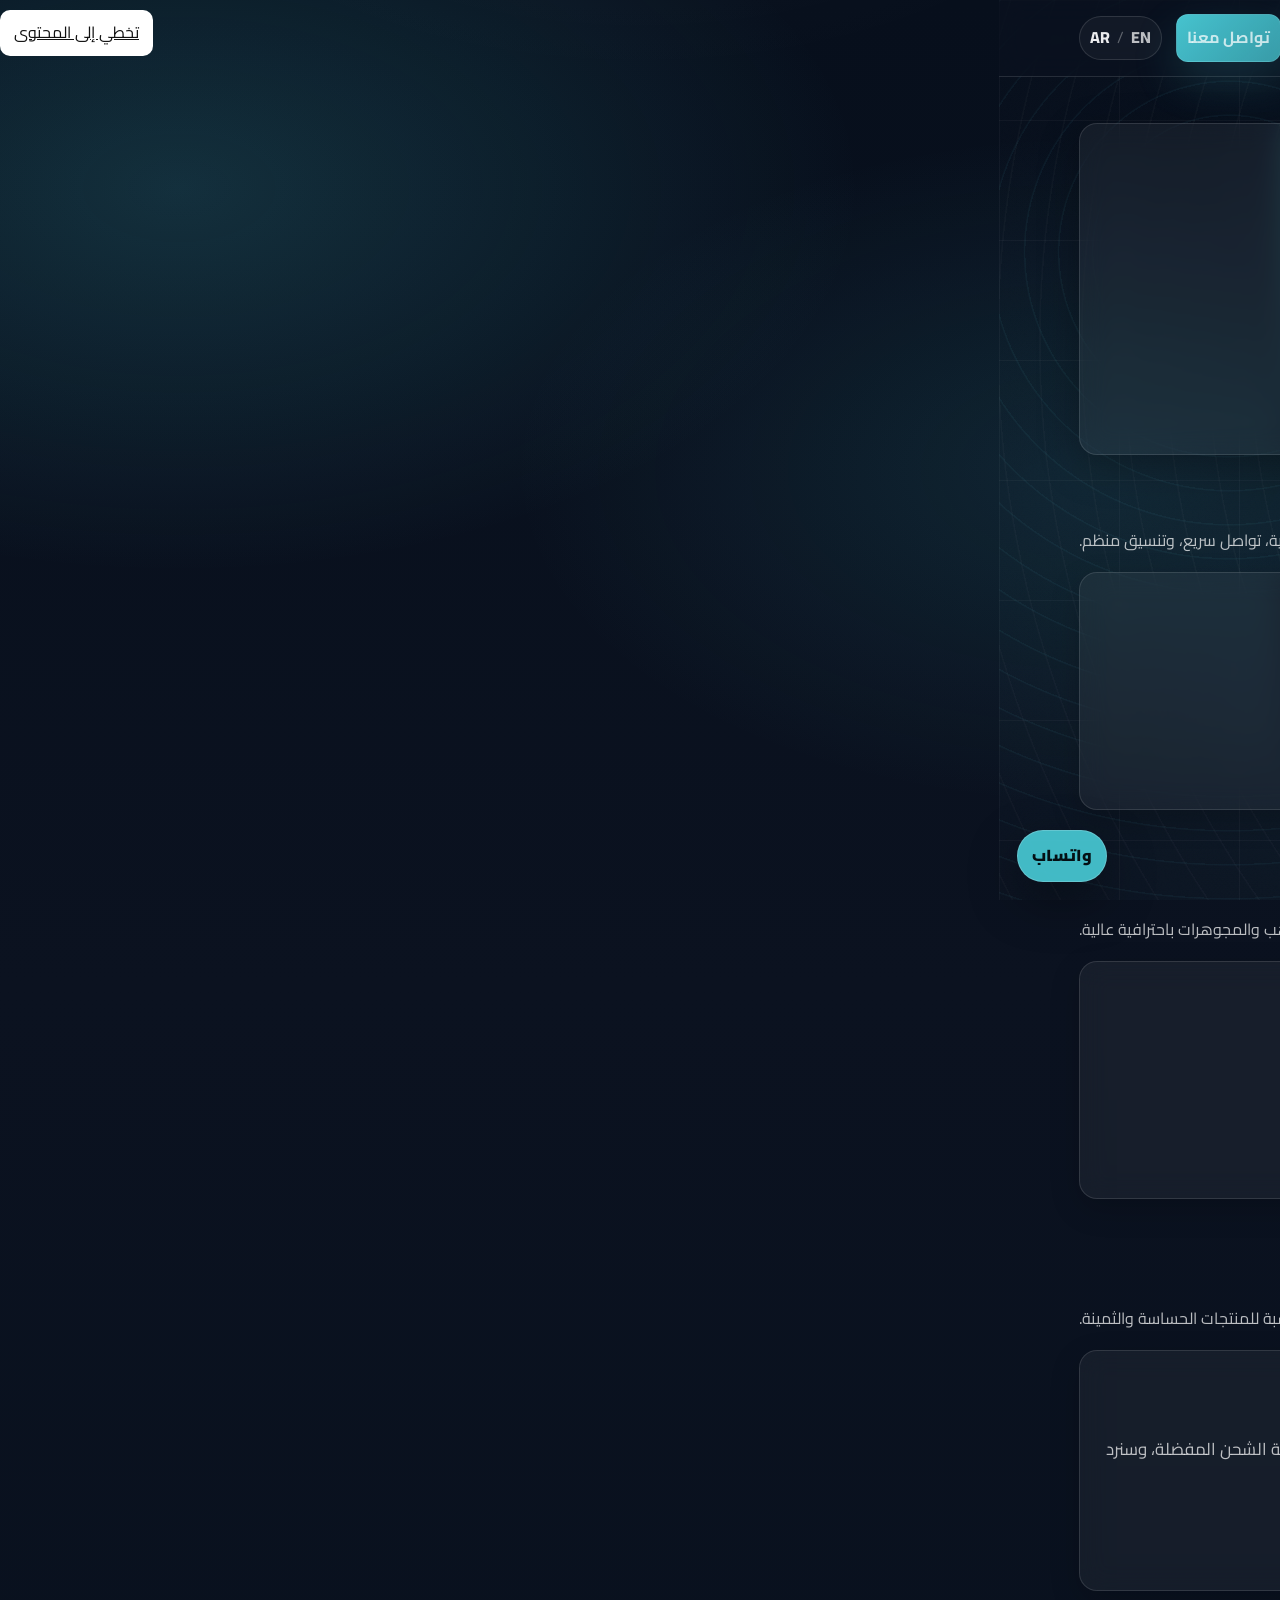
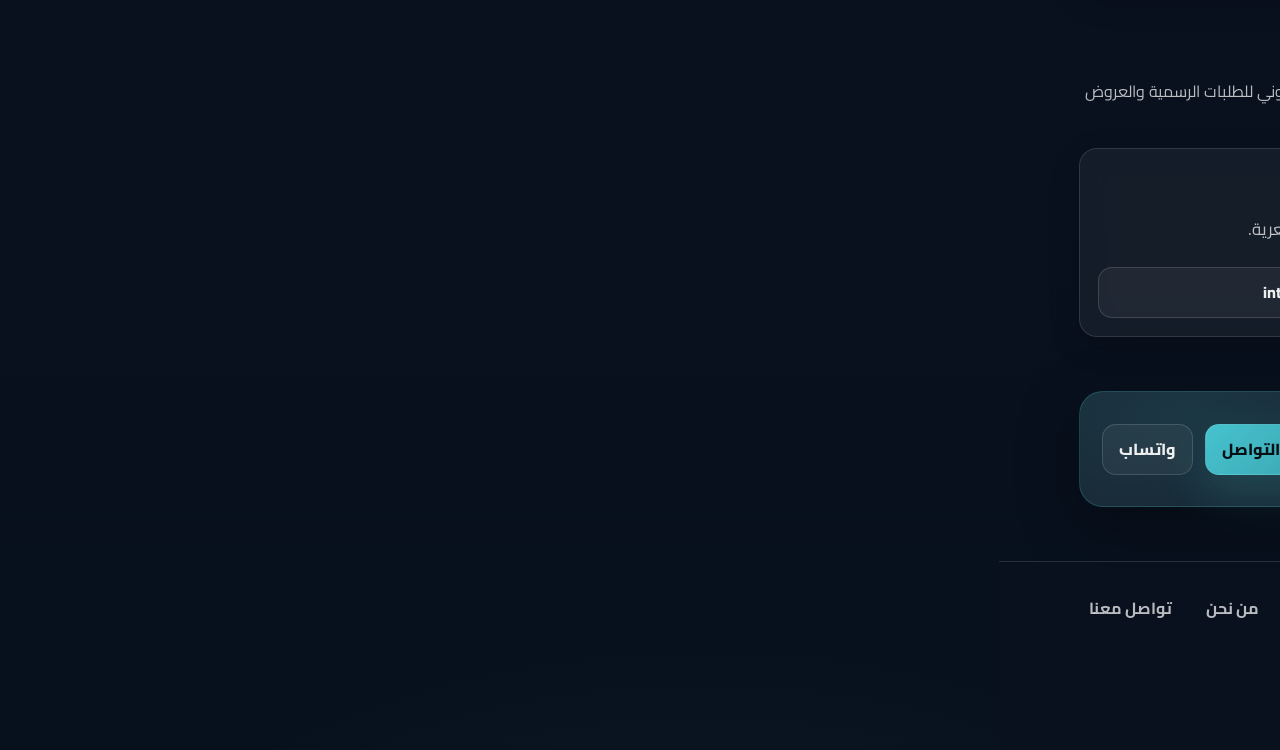
<file: services-ar.html>
<!doctype html>
<html lang="ar" dir="rtl">
<head>
  <meta charset="utf-8" />
  <meta name="viewport" content="width=device-width, initial-scale=1" />
  <title>الخدمات — ALTADFI</title>
  <meta
    name="description"
    content="خدمات ALTADFI: الاستيراد والتصدير، الشحن والخدمات اللوجستية، معدات الذهب والمجوهرات، والبضائع عالية القيمة."
  />

  <link rel="preconnect" href="https://fonts.googleapis.com" />
  <link rel="preconnect" href="https://fonts.gstatic.com" crossorigin />
  <link
    href="https://fonts.googleapis.com/css2?family=Inter:wght@400;500;600;700&family=Cairo:wght@400;600;700&display=swap"
    rel="stylesheet"
  />

  <link rel="stylesheet" href="assets/css/style.css" />
</head>
<body class="rtl">
  <a class="skip" href="#main">تخطي إلى المحتوى</a>

  <header class="header">
    <div class="container nav">
      <a class="brand" href="index-ar.html" aria-label="الصفحة الرئيسية">
        <img class="logo" src="assets/img/logos/altadfi-logo.png" alt="شعار ALTADFI" />
        <span class="brand-text">
          <strong>ALTADFI</strong>
          <small>حيث تكون الأعمال.</small>
        </span>
      </a>

      <button class="menu-btn" aria-label="فتح القائمة" aria-expanded="false" aria-controls="site-nav">
        <span></span><span></span><span></span>
      </button>

      <nav id="site-nav" class="site-nav" aria-label="القائمة الرئيسية">
        <a href="index-ar.html">الرئيسية</a>
        <a class="active" href="services-ar.html">الخدمات</a>
        <a href="about-ar.html">من نحن</a>
        <a href="contact-ar.html" class="btn btn-sm">تواصل معنا</a>
      </nav>

      <div class="lang-switch" aria-label="تبديل اللغة">
        <a class="lang" href="services.html">EN</a>
        <span class="lang-sep">/</span>
        <a class="lang active" href="services-ar.html">AR</a>
      </div>
    </div>
  </header>

  <main id="main">
    <section class="page-hero">
      <div class="container">
        <div class="card">
          <p class="pill">الخدمات</p>
          <h1>حلول تجارة دولية مصممة للأعمال الحقيقية</h1>
          <p class="lead">
            من تنسيق الاستيراد والتصدير إلى الشحن والخدمات اللوجستية ومعدات الذهب
            والبضائع عالية القيمة، تساعدك ALTADFI على التحرك بوضوح وثقة.
          </p>
          <div class="hero-actions">
            <a class="btn" href="contact-ar.html">اطلب عرض سعر</a>
            <a class="btn btn-ghost" href="#trade">استكشف الخدمات</a>
          </div>
        </div>
      </div>
    </section>

    <section class="section" id="trade">
      <div class="container">
        <div class="section-head">
          <h2>الاستيراد والتصدير</h2>
          <p>دعم تجاري احترافي بخطوات عملية، تواصل سريع، وتنسيق منظم.</p>
        </div>

        <div class="grid2">
          <div class="card-soft">
            <h3>كيف نساعدك</h3>
            <ul class="check">
              <li>دعم في توفير الموردين والتنسيق معهم</li>
              <li>مراجعة عروض الأسعار والمتابعة التجارية</li>
              <li>تخطيط طريقة الشحن: جوي أو بحري أو سريع</li>
              <li>إرشادات تجهيز الشحنة والتغليف</li>
            </ul>
          </div>

          <div class="card-soft">
            <h3>المستندات ودعم الإجراءات</h3>
            <ul class="check">
              <li>إرشاد حول الفاتورة التجارية وقائمة التعبئة</li>
              <li>دعم في متطلبات الشحن الخاصة بكل دولة</li>
              <li>متابعة التواصل اللوجستي والجمركي</li>
              <li>تنسيق التتبع والتسليم</li>
            </ul>
          </div>
        </div>
      </div>
    </section>

    <section class="section" id="machines">
      <div class="container">
        <div class="section-head">
          <h2>معدات الذهب والمجوهرات</h2>
          <p>دعم متخصص في توفير وشحن معدات الذهب والمجوهرات باحترافية عالية.</p>
        </div>

        <div class="grid2">
          <div class="card-soft">
            <h3>نطاق الدعم</h3>
            <ul class="check">
              <li>جمع الطلب: الموديل، المواصفات، والوجهة</li>
              <li>التواصل مع الموردين والتنسيق معهم</li>
              <li>تنظيم الاستلام والنقل والشحن الدولي</li>
              <li>تعامل آمن مع المعدات عالية القيمة</li>
            </ul>
          </div>

          <div class="card-soft">
            <h3>لماذا هذا مهم؟</h3>
            <ul class="check">
              <li>المعدات القيمة تحتاج تخطيطًا أفضل</li>
              <li>خطوات الشحن يجب أن تكون واضحة ومضبوطة</li>
              <li>التواصل الموثوق يقلل التأخير والأخطاء</li>
              <li>التنسيق الاحترافي يرفع ثقة المشتري</li>
            </ul>
          </div>
        </div>
      </div>
    </section>

    <section class="section" id="jewelry">
      <div class="container">
        <div class="section-head">
          <h2>المعادن الثمينة والمجوهرات والبضائع عالية القيمة</h2>
          <p>تنسيق آمن وخطة لوجستية مناسبة للمنتجات الحساسة والثمينة.</p>
        </div>

        <div class="grid2">
          <div class="card-soft">
            <h3>الخدمات</h3>
            <ul class="check">
              <li>تنسيق تصدير بالجملة أو التجزئة</li>
              <li>دعم في العلامة الخاصة والهوية التجارية</li>
              <li>إرشادات تغليف مناسبة للمنتجات الثمينة</li>
              <li>تخطيط شحن آمن للبضائع عالية القيمة</li>
            </ul>
          </div>

          <div class="card-soft">
            <h3>الخطوة التالية</h3>
            <p class="lead" style="margin:0;">
              أرسل تفاصيل المنتج والكمية وبلد الوجهة وطريقة الشحن المفضلة،
              وسنرد عليك بخطة واضحة والخطوات المطلوبة.
            </p>
            <div class="hero-actions" style="margin-top:12px;">
              <a class="btn" href="contact-ar.html">تواصل</a>
              <a class="btn btn-ghost" href="https://wa.me/905349139549" target="_blank" rel="noopener">
                واتساب
              </a>
            </div>
          </div>
        </div>
      </div>
    </section>

    <section class="section">
      <div class="container">
        <div class="section-head">
          <h2>تواصل مباشر</h2>
          <p>أسرع طريقة للبدء هي واتساب، مع توفر البريد الإلكتروني للطلبات الرسمية والعروض السعرية.</p>
        </div>

        <div class="grid2">
          <div class="card-soft">
            <h3 style="margin-top:0;">واتساب</h3>
            <p class="lead" style="margin-bottom:12px;">للتواصل السريع بخصوص الشحن أو طلبات التجارة الدولية.</p>
            <a class="btn btn-wide" href="https://wa.me/905349139549" target="_blank" rel="noopener">
              +90 534 913 9549
            </a>
          </div>

          <div class="card-soft">
            <h3 style="margin-top:0;">البريد الإلكتروني</h3>
            <p class="lead" style="margin-bottom:12px;">للتواصل الرسمي وطلبات الشركات والعروض السعرية.</p>
            <a class="btn btn-ghost btn-wide" href="mailto:international@altadfi.com">
              international@altadfi.com
            </a>
          </div>
        </div>
      </div>
    </section>

    <section class="cta">
      <div class="container cta-box">
        <div>
          <h2>تريد عرض سعر سريع؟</h2>
          <p>أرسل المنتج وبلد الوجهة وطريقة الشحن المفضلة، وسنرشدك من هناك.</p>
        </div>
        <div class="cta-actions">
          <a class="btn" href="contact-ar.html">صفحة التواصل</a>
          <a class="btn btn-ghost" href="https://wa.me/905349139549" target="_blank" rel="noopener">واتساب</a>
        </div>
      </div>
    </section>
  </main>

  <footer class="footer">
    <div class="container footer-grid">
      <div>
        <div class="brand footer-brand">
          <img class="logo" src="assets/img/logos/altadfi-logo.png" alt="شعار ALTADFI" />
          <span class="brand-text">
            <strong>ALTADFI</strong>
            <small>حيث تكون الأعمال.</small>
          </span>
        </div>
        <p class="tiny">© <span id="year"></span> Altadfi. جميع الحقوق محفوظة.</p>
        <p class="tiny">
          واتساب:
          <a href="https://wa.me/905349139549" target="_blank" rel="noopener">+90 534 913 9549</a>
          <br />
          البريد الإلكتروني:
          <a href="mailto:international@altadfi.com">international@altadfi.com</a>
        </p>
      </div>

      <div class="footer-links">
        <a href="services-ar.html">الخدمات</a>
        <a href="about-ar.html">من نحن</a>
        <a href="contact-ar.html">تواصل معنا</a>
      </div>
    </div>
  </footer>

  <a class="to-top" href="#" aria-label="العودة للأعلى">↑</a>

  <a
    class="wa-float"
    href="https://wa.me/905349139549?text=%D9%85%D8%B1%D8%AD%D8%A8%D8%A7%D9%8B%20ALTADFI%20%F0%9F%91%8B%0A%D8%A3%D8%AD%D8%AA%D8%A7%D8%AC%20%D9%85%D8%B3%D8%A7%D8%B9%D8%AF%D8%A9%20%D8%A8%D8%AE%D8%B5%D9%88%D8%B5%20%D8%AE%D8%AF%D9%85%D8%A7%D8%AA%D9%83%D9%85."
    target="_blank"
    rel="noopener"
  >
    واتساب
  </a>

  <script src="assets/js/main.js"></script>
</body>
</html>
</file>
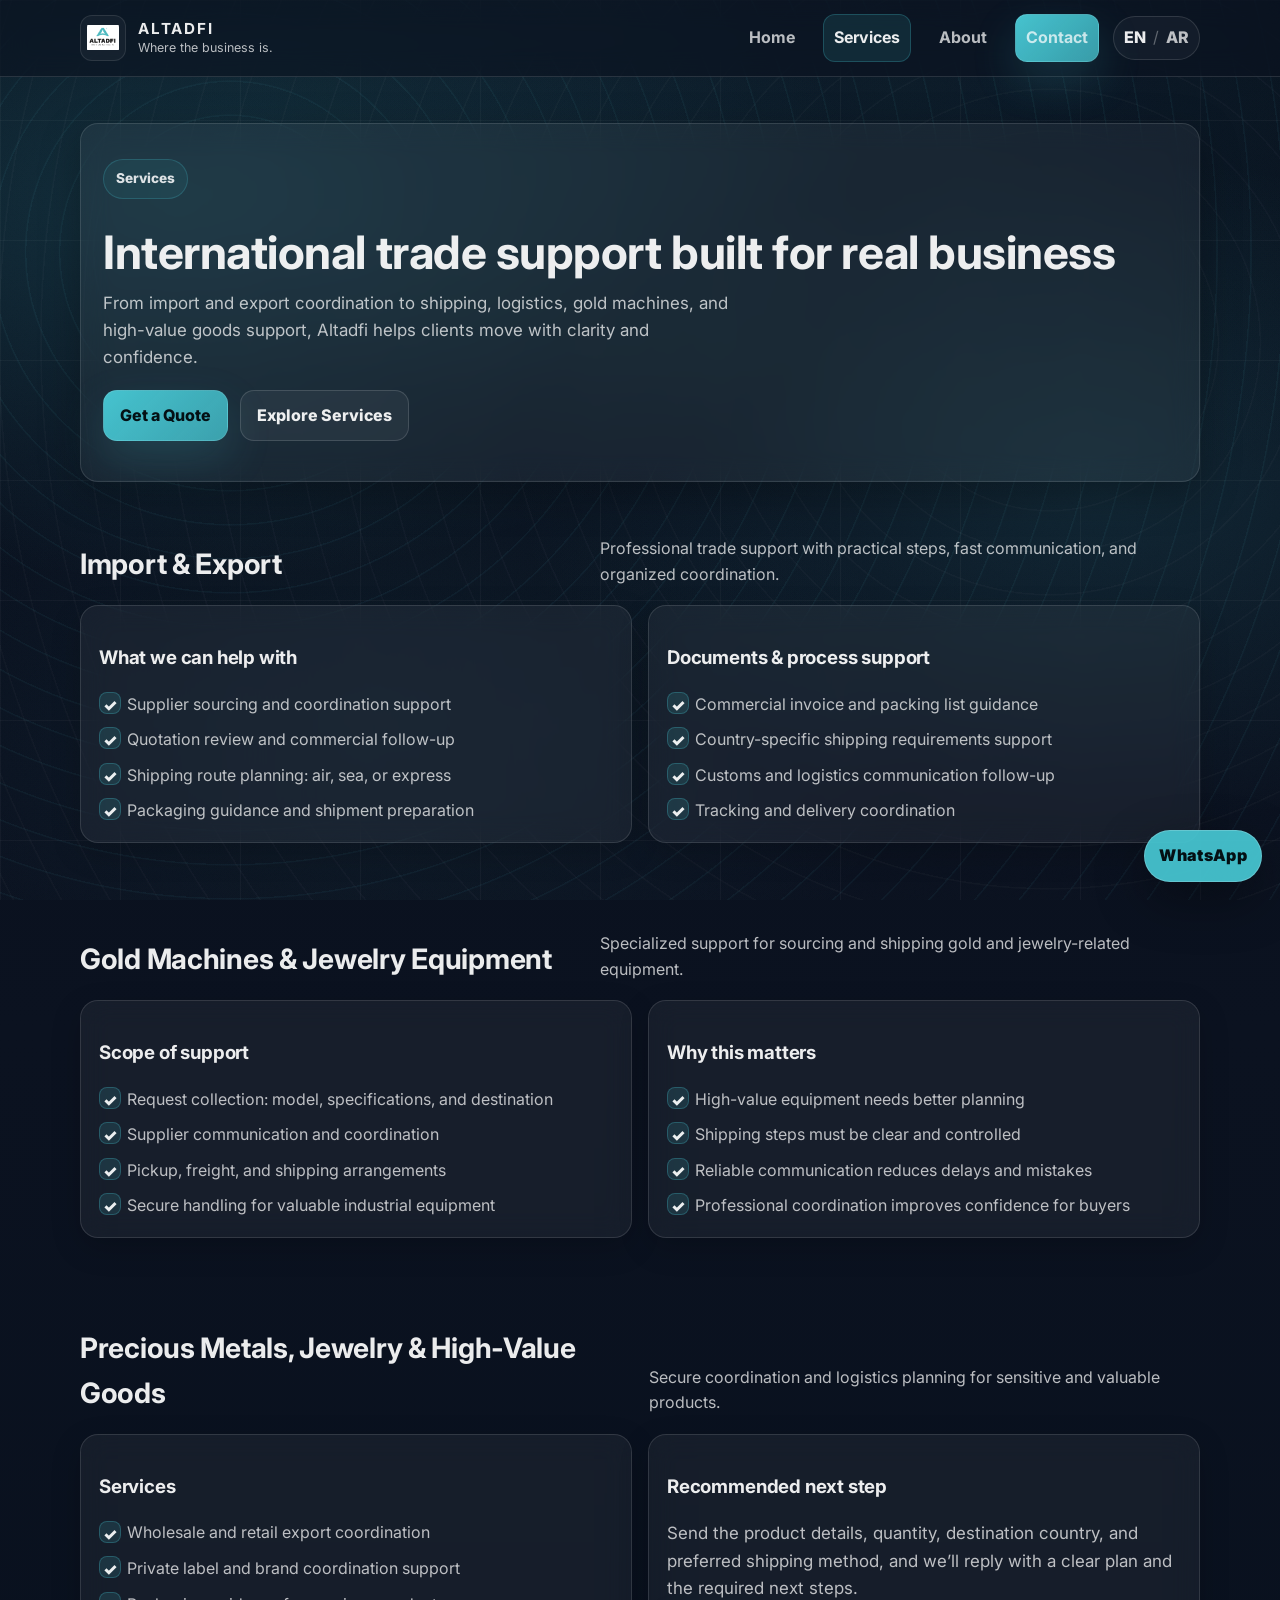
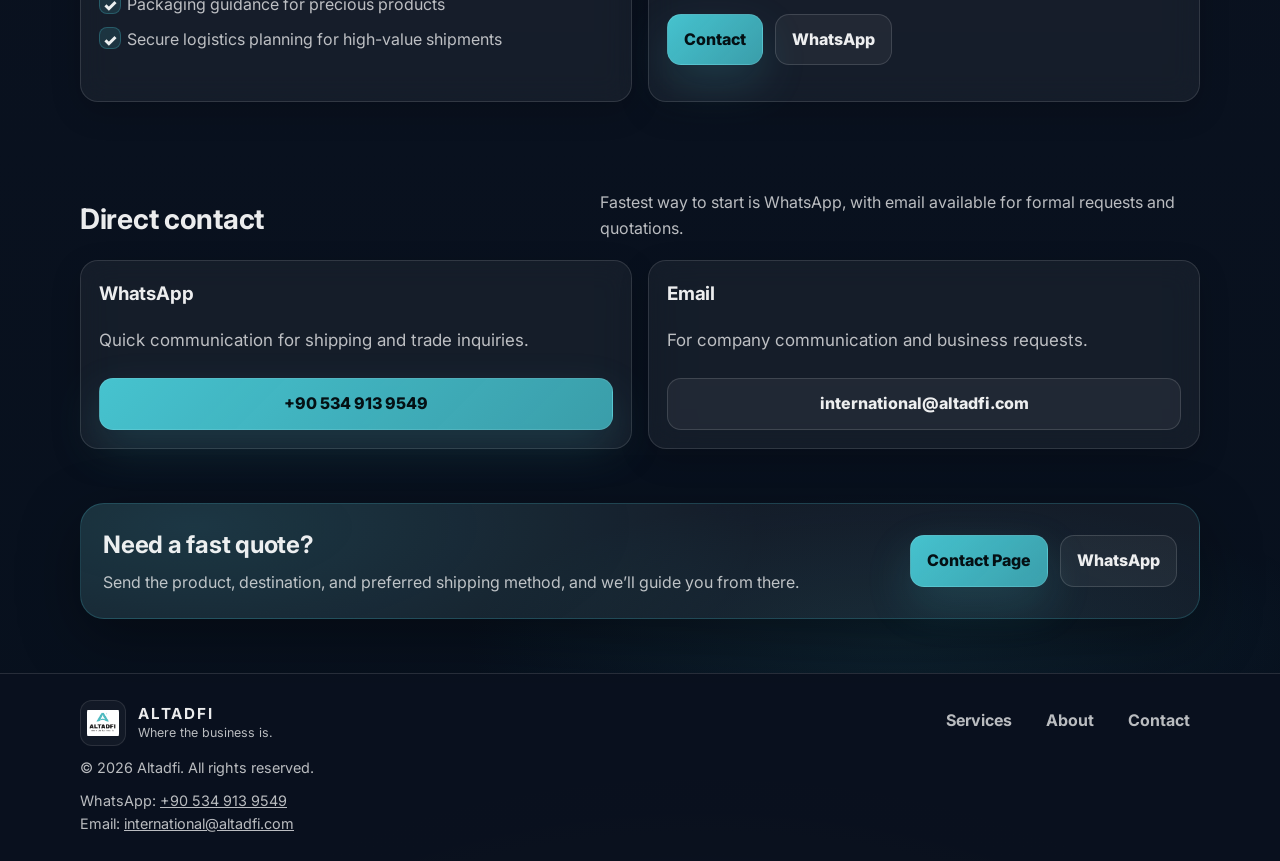
<file: services.html>
<!doctype html>
<html lang="en">
<head>
  <meta charset="utf-8" />
  <meta name="viewport" content="width=device-width, initial-scale=1" />
  <title>Services — Altadfi</title>
  <meta
    name="description"
    content="Altadfi services: import and export support, shipping and logistics, gold machines, jewelry equipment, and high-value goods coordination."
  />

  <link rel="preconnect" href="https://fonts.googleapis.com" />
  <link rel="preconnect" href="https://fonts.gstatic.com" crossorigin />
  <link
    href="https://fonts.googleapis.com/css2?family=Inter:wght@400;500;600;700&family=Cairo:wght@400;600;700&display=swap"
    rel="stylesheet"
  />

  <link rel="stylesheet" href="assets/css/style.css" />
</head>
<body>
  <a class="skip" href="#main">Skip to content</a>

  <header class="header">
    <div class="container nav">
      <a class="brand" href="index.html" aria-label="Altadfi home">
        <img class="logo" src="assets/img/logos/altadfi-logo.png" alt="ALTADFI logo" />
        <span class="brand-text">
          <strong>ALTADFI</strong>
          <small>Where the business is.</small>
        </span>
      </a>

      <button class="menu-btn" aria-label="Open menu" aria-expanded="false" aria-controls="site-nav">
        <span></span><span></span><span></span>
      </button>

      <nav id="site-nav" class="site-nav" aria-label="Primary">
        <a href="index.html">Home</a>
        <a class="active" href="services.html">Services</a>
        <a href="about.html">About</a>
        <a href="contact.html" class="btn btn-sm">Contact</a>
      </nav>

      <div class="lang-switch" aria-label="Language switch">
        <a class="lang active" href="services.html">EN</a>
        <span class="lang-sep">/</span>
        <a class="lang" href="services-ar.html">AR</a>
      </div>
    </div>
  </header>

  <main id="main">
    <section class="page-hero">
      <div class="container">
        <div class="card">
          <p class="pill">Services</p>
          <h1>International trade support built for real business</h1>
          <p class="lead">
            From import and export coordination to shipping, logistics, gold machines,
            and high-value goods support, Altadfi helps clients move with clarity and confidence.
          </p>
          <div class="hero-actions">
            <a class="btn" href="contact.html">Get a Quote</a>
            <a class="btn btn-ghost" href="#trade">Explore Services</a>
          </div>
        </div>
      </div>
    </section>

    <section class="section" id="trade">
      <div class="container">
        <div class="section-head">
          <h2>Import & Export</h2>
          <p>Professional trade support with practical steps, fast communication, and organized coordination.</p>
        </div>

        <div class="grid2">
          <div class="card-soft">
            <h3>What we can help with</h3>
            <ul class="check">
              <li>Supplier sourcing and coordination support</li>
              <li>Quotation review and commercial follow-up</li>
              <li>Shipping route planning: air, sea, or express</li>
              <li>Packaging guidance and shipment preparation</li>
            </ul>
          </div>

          <div class="card-soft">
            <h3>Documents & process support</h3>
            <ul class="check">
              <li>Commercial invoice and packing list guidance</li>
              <li>Country-specific shipping requirements support</li>
              <li>Customs and logistics communication follow-up</li>
              <li>Tracking and delivery coordination</li>
            </ul>
          </div>
        </div>
      </div>
    </section>

    <section class="section" id="machines">
      <div class="container">
        <div class="section-head">
          <h2>Gold Machines & Jewelry Equipment</h2>
          <p>Specialized support for sourcing and shipping gold and jewelry-related equipment.</p>
        </div>

        <div class="grid2">
          <div class="card-soft">
            <h3>Scope of support</h3>
            <ul class="check">
              <li>Request collection: model, specifications, and destination</li>
              <li>Supplier communication and coordination</li>
              <li>Pickup, freight, and shipping arrangements</li>
              <li>Secure handling for valuable industrial equipment</li>
            </ul>
          </div>

          <div class="card-soft">
            <h3>Why this matters</h3>
            <ul class="check">
              <li>High-value equipment needs better planning</li>
              <li>Shipping steps must be clear and controlled</li>
              <li>Reliable communication reduces delays and mistakes</li>
              <li>Professional coordination improves confidence for buyers</li>
            </ul>
          </div>
        </div>
      </div>
    </section>

    <section class="section" id="jewelry">
      <div class="container">
        <div class="section-head">
          <h2>Precious Metals, Jewelry & High-Value Goods</h2>
          <p>Secure coordination and logistics planning for sensitive and valuable products.</p>
        </div>

        <div class="grid2">
          <div class="card-soft">
            <h3>Services</h3>
            <ul class="check">
              <li>Wholesale and retail export coordination</li>
              <li>Private label and brand coordination support</li>
              <li>Packaging guidance for precious products</li>
              <li>Secure logistics planning for high-value shipments</li>
            </ul>
          </div>

          <div class="card-soft">
            <h3>Recommended next step</h3>
            <p class="lead" style="margin:0;">
              Send the product details, quantity, destination country, and preferred shipping method,
              and we’ll reply with a clear plan and the required next steps.
            </p>
            <div class="hero-actions" style="margin-top:12px;">
              <a class="btn" href="contact.html">Contact</a>
              <a class="btn btn-ghost" href="https://wa.me/905349139549" target="_blank" rel="noopener">
                WhatsApp
              </a>
            </div>
          </div>
        </div>
      </div>
    </section>

    <section class="section">
      <div class="container">
        <div class="section-head">
          <h2>Direct contact</h2>
          <p>Fastest way to start is WhatsApp, with email available for formal requests and quotations.</p>
        </div>

        <div class="grid2">
          <div class="card-soft">
            <h3 style="margin-top:0;">WhatsApp</h3>
            <p class="lead" style="margin-bottom:12px;">Quick communication for shipping and trade inquiries.</p>
            <a class="btn btn-wide" href="https://wa.me/905349139549" target="_blank" rel="noopener">
              +90 534 913 9549
            </a>
          </div>

          <div class="card-soft">
            <h3 style="margin-top:0;">Email</h3>
            <p class="lead" style="margin-bottom:12px;">For company communication and business requests.</p>
            <a class="btn btn-ghost btn-wide" href="mailto:international@altadfi.com">
              international@altadfi.com
            </a>
          </div>
        </div>
      </div>
    </section>

    <section class="cta">
      <div class="container cta-box">
        <div>
          <h2>Need a fast quote?</h2>
          <p>Send the product, destination, and preferred shipping method, and we’ll guide you from there.</p>
        </div>
        <div class="cta-actions">
          <a class="btn" href="contact.html">Contact Page</a>
          <a class="btn btn-ghost" href="https://wa.me/905349139549" target="_blank" rel="noopener">WhatsApp</a>
        </div>
      </div>
    </section>
  </main>

  <footer class="footer">
    <div class="container footer-grid">
      <div>
        <div class="brand footer-brand">
          <img class="logo" src="assets/img/logos/altadfi-logo.png" alt="ALTADFI logo" />
          <span class="brand-text">
            <strong>ALTADFI</strong>
            <small>Where the business is.</small>
          </span>
        </div>
        <p class="tiny">© <span id="year"></span> Altadfi. All rights reserved.</p>
        <p class="tiny">
          WhatsApp:
          <a href="https://wa.me/905349139549" target="_blank" rel="noopener">+90 534 913 9549</a>
          <br />
          Email:
          <a href="mailto:international@altadfi.com">international@altadfi.com</a>
        </p>
      </div>

      <div class="footer-links">
        <a href="services.html">Services</a>
        <a href="about.html">About</a>
        <a href="contact.html">Contact</a>
      </div>
    </div>
  </footer>

  <a class="to-top" href="#" aria-label="Back to top">↑</a>

  <a
    class="wa-float"
    href="https://wa.me/905349139549?text=Hello%20ALTADFI%20%F0%9F%91%8B%0AI%20need%20help%20with%20your%20services."
    target="_blank"
    rel="noopener"
  >
    WhatsApp
  </a>

  <script src="assets/js/main.js"></script>
</body>
</html>
</file>
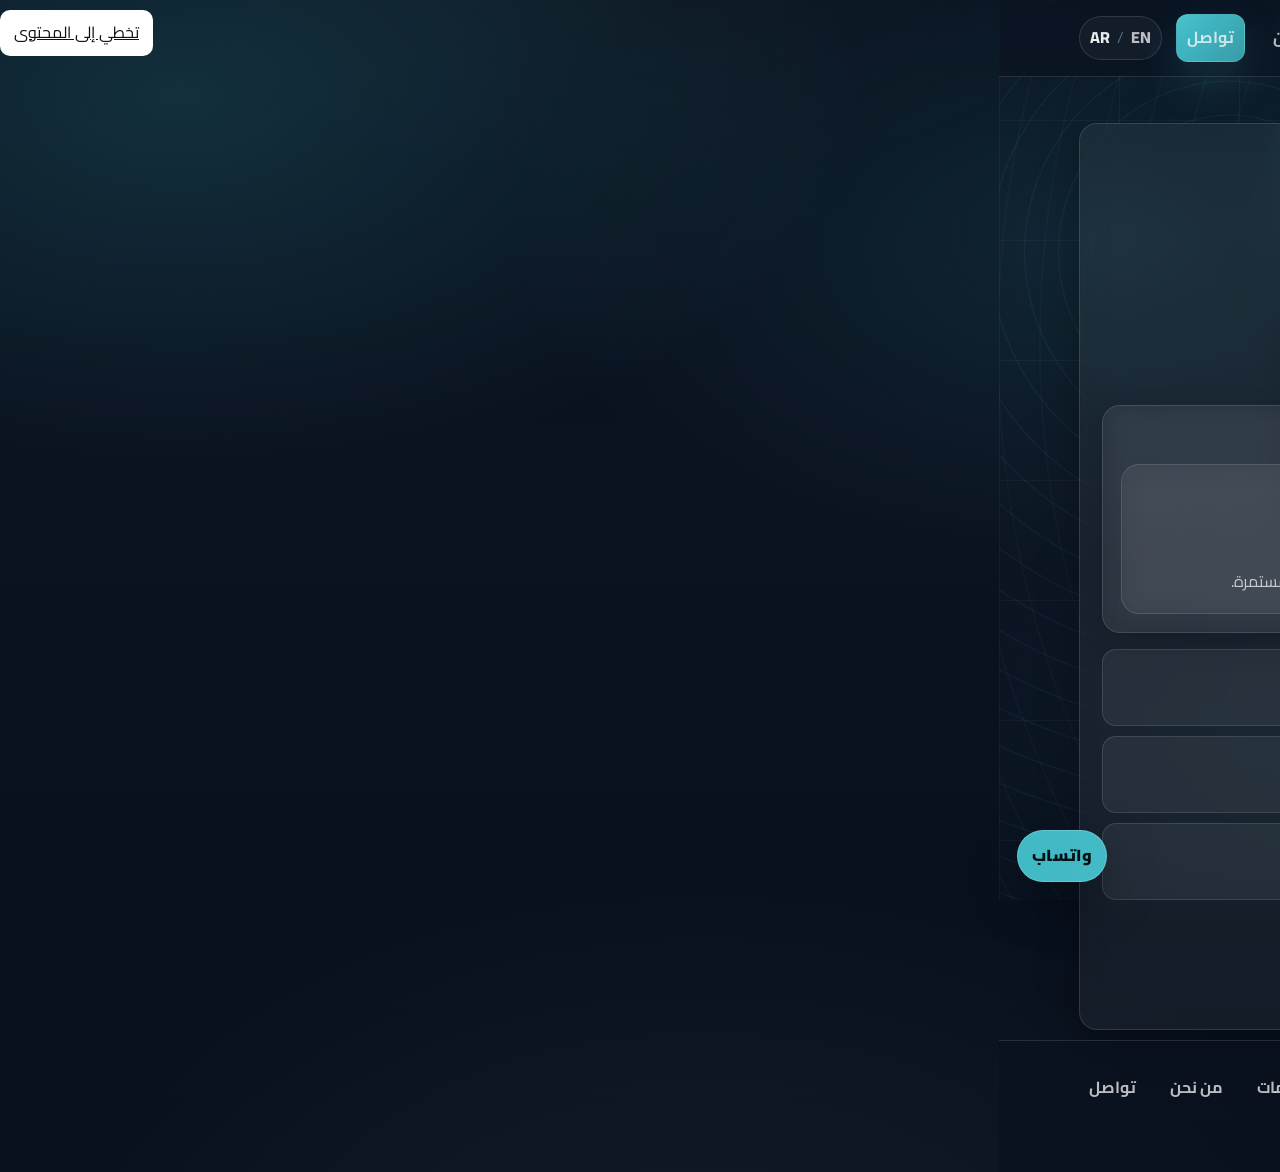
<file: thanks-ar.html>
<!doctype html>
<html lang="ar" dir="rtl">
<head>
  <meta charset="utf-8" />
  <meta name="viewport" content="width=device-width, initial-scale=1" />
  <title>تم الاستلام — التادفي</title>
  <meta name="description" content="تم استلام طلبك. سنرد عليك قريباً." />

  <link rel="preconnect" href="https://fonts.googleapis.com">
  <link rel="preconnect" href="https://fonts.gstatic.com" crossorigin>
  <link href="https://fonts.googleapis.com/css2?family=Inter:wght@400;500;600;700&family=Cairo:wght@400;600;700&display=swap" rel="stylesheet">

  <link rel="stylesheet" href="assets/css/style.css" />
</head>

<body class="rtl">
  <a class="skip" href="#main">تخطي إلى المحتوى</a>

  <header class="header">
    <div class="container nav">
      <a class="brand" href="index-ar.html" aria-label="الصفحة الرئيسية">
        <img class="logo" src="assets/img/logos/altadfi-logo.png" alt="ALTADFI logo" />
        <span class="brand-text">
          <strong>ALTADFI</strong>
          <small>حيث تكون الأعمال.</small>
        </span>
      </a>

      <nav class="site-nav" aria-label="القائمة الرئيسية">
        <a href="index-ar.html">الرئيسية</a>
        <a href="services-ar.html">الخدمات</a>
        <a href="about-ar.html">من نحن</a>
        <a class="btn btn-sm" href="contact-ar.html">تواصل</a>
      </nav>

      <div class="lang-switch" aria-label="تبديل اللغة">
        <a class="lang" href="thanks.html">EN</a>
        <span class="lang-sep">/</span>
        <a class="lang active" href="thanks-ar.html">AR</a>
      </div>
    </div>
  </header>

  <main id="main">
    <section class="page-hero">
      <div class="container">
        <div class="card">
          <p class="pill">تم الإرسال ✅</p>
          <h1>شكراً — تم استلام طلبك.</h1>
          <p class="lead">سنرد عليك بأقرب وقت ممكن (غالباً نفس اليوم).</p>

          <div class="hero-actions" style="margin-top:14px;">
            <a class="btn" href="https://wa.me/905349139549" target="_blank" rel="noopener">واتساب (الأسرع)</a>
            <a class="btn btn-ghost" href="contact-ar.html">إرسال طلب جديد</a>
          </div>

          <div class="card-soft" style="margin-top:16px;">
            <h3 style="margin-top:0;">شو الخطوة الجاية؟</h3>
            <div class="steps" style="margin-top:10px;">
              <div class="step">
                <div class="step-num">1</div>
                <h3>نراجع التفاصيل</h3>
                <p>نثبت المنتج والمسار والوقت المطلوب.</p>
              </div>
              <div class="step">
                <div class="step-num">2</div>
                <h3>نرسل لك خيارات</h3>
                <p>جوي / بحري / سريع مع تسعير واضح.</p>
              </div>
              <div class="step">
                <div class="step-num">3</div>
                <h3>تنفيذ ومتابعة</h3>
                <p>تنسيق كامل وتحديثات مستمرة.</p>
              </div>
            </div>
          </div>

          <div class="trust" style="margin-top:16px;">
            <div class="trust-item">
              <strong>بدك رد أسرع؟</strong>
              <span>أرسل التفاصيل على واتساب ونرتّب لك العرض بسرعة.</span>
            </div>
            <div class="trust-item">
              <strong>واتساب</strong>
              <span><a class="link" href="https://wa.me/905349139549" target="_blank" rel="noopener">+90 534 913 9549</a></span>
            </div>
            <div class="trust-item">
              <strong>الإيميل</strong>
              <span><a class="link" href="mailto:international@altadfi.com">international@altadfi.com</a></span>
            </div>
          </div>

          <div class="hero-actions" style="margin-top:14px;">
            <a class="btn btn-ghost" href="services-ar.html">عرض الخدمات</a>
            <a class="btn btn-ghost" href="index-ar.html">العودة للرئيسية</a>
          </div>

          <p class="tiny" style="margin-top:12px;">نصيحة: المنتج + الكمية + بلد الوجهة = عرض أسرع.</p>
        </div>
      </div>
    </section>
  </main>

  <footer class="footer">
    <div class="container footer-grid">
      <div>
        <div class="brand footer-brand">
          <img class="logo" src="assets/img/logos/altadfi-logo.png" alt="ALTADFI logo" />
          <span class="brand-text">
            <strong>ALTADFI</strong>
            <small>حيث تكون الأعمال.</small>
          </span>
        </div>
        <p class="tiny">© <span id="year"></span> Altadfi. جميع الحقوق محفوظة.</p>
      </div>

      <div class="footer-links">
        <a href="services-ar.html">الخدمات</a>
        <a href="about-ar.html">من نحن</a>
        <a href="contact-ar.html">تواصل</a>
      </div>
    </div>
  </footer>

  <a class="to-top" href="#" aria-label="رجوع للأعلى">↑</a>

  <a class="wa-float"
     href="https://wa.me/905349139549"
     data-wa-template="مرحباً ALTADFI 👋
أرسلت طلب من الموقع.
المنتج:
الكمية:
بلد الوجهة:
طريقة الشحن (جوي/بحري/سريع):
تفاصيل إضافية:"
     target="_blank" rel="noopener">واتساب</a>

  <script src="assets/js/main.js"></script>
</body>
</html>
</file>
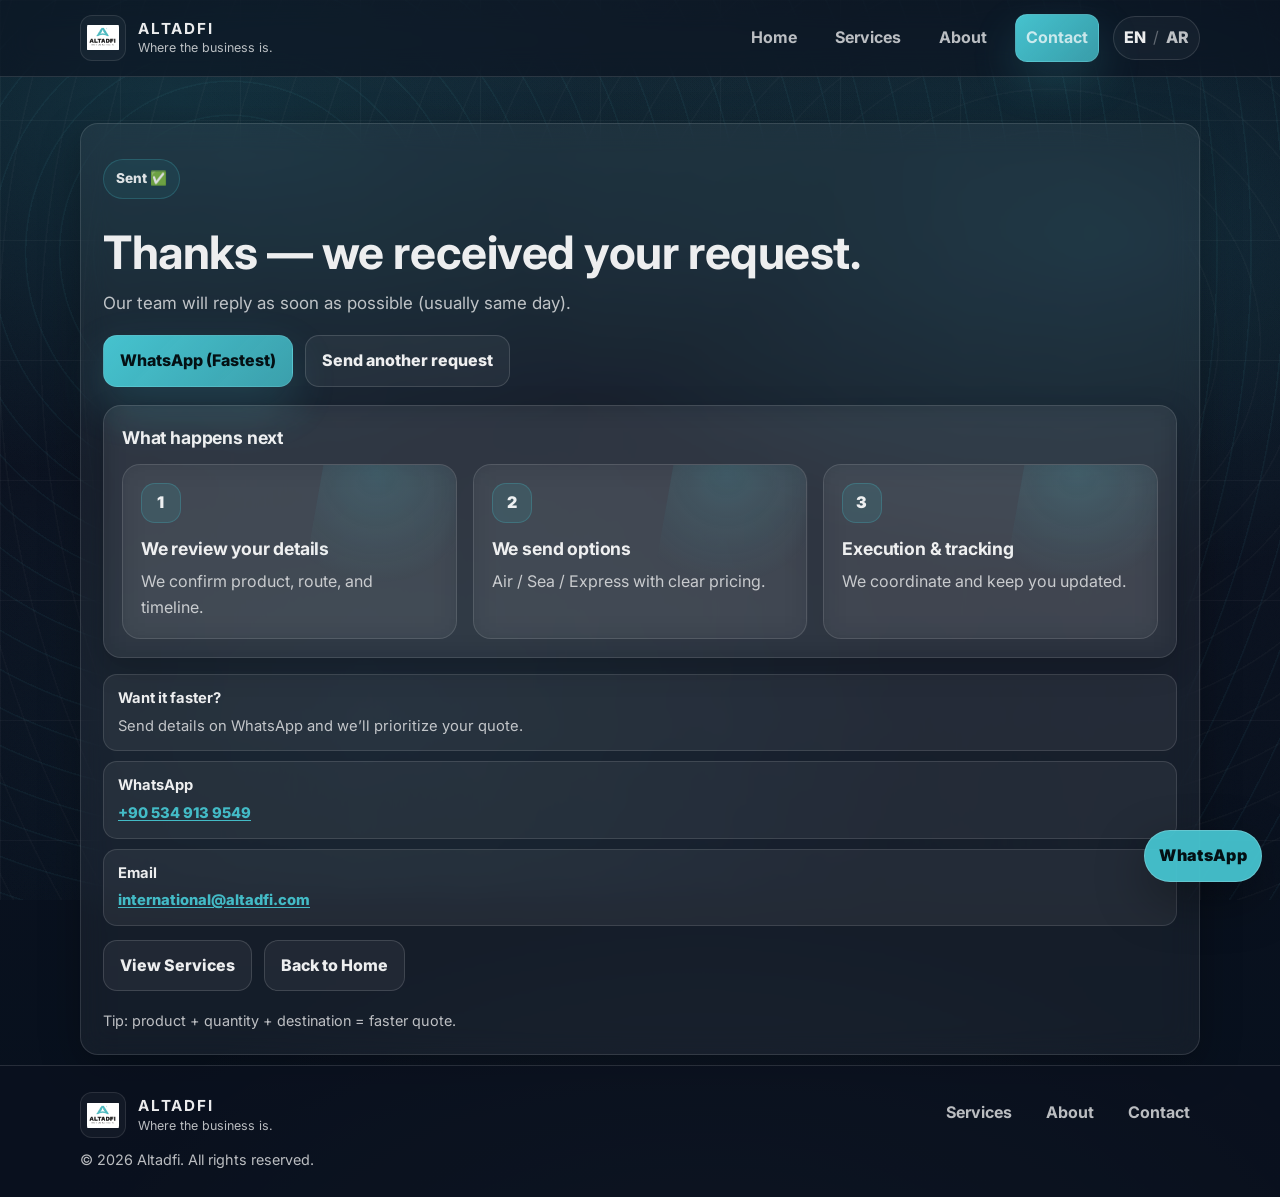
<file: thanks.html>
<!doctype html>
<html lang="en">
<head>
  <meta charset="utf-8" />
  <meta name="viewport" content="width=device-width, initial-scale=1" />
  <title>Thank you — Altadfi</title>
  <meta name="description" content="Thank you for contacting Altadfi. We’ll reply soon." />

  <link rel="preconnect" href="https://fonts.googleapis.com">
  <link rel="preconnect" href="https://fonts.gstatic.com" crossorigin>
  <link href="https://fonts.googleapis.com/css2?family=Inter:wght@400;500;600;700&display=swap" rel="stylesheet">

  <link rel="stylesheet" href="assets/css/style.css" />
</head>

<body>
  <a class="skip" href="#main">Skip to content</a>

  <header class="header">
    <div class="container nav">
      <a class="brand" href="index.html" aria-label="Altadfi home">
        <img class="logo" src="assets/img/logos/altadfi-logo.png" alt="ALTADFI logo" />
        <span class="brand-text">
          <strong>ALTADFI</strong>
          <small>Where the business is.</small>
        </span>
      </a>

      <nav class="site-nav" aria-label="Primary">
        <a href="index.html">Home</a>
        <a href="services.html">Services</a>
        <a href="about.html">About</a>
        <a class="btn btn-sm" href="contact.html">Contact</a>
      </nav>

      <div class="lang-switch" aria-label="Language switch">
        <a class="lang active" href="thanks.html">EN</a>
        <span class="lang-sep">/</span>
        <a class="lang" href="thanks-ar.html">AR</a>
      </div>
    </div>
  </header>

  <main id="main">
    <section class="page-hero">
      <div class="container">
        <div class="card">
          <p class="pill">Sent ✅</p>
          <h1>Thanks — we received your request.</h1>
          <p class="lead">
            Our team will reply as soon as possible (usually same day).
          </p>

          <div class="hero-actions" style="margin-top:14px;">
            <a class="btn" href="https://wa.me/905349139549" target="_blank" rel="noopener">WhatsApp (Fastest)</a>
            <a class="btn btn-ghost" href="contact.html">Send another request</a>
          </div>

          <div class="card-soft" style="margin-top:16px;">
            <h3 style="margin-top:0;">What happens next</h3>
            <div class="steps" style="margin-top:10px;">
              <div class="step">
                <div class="step-num">1</div>
                <h3>We review your details</h3>
                <p>We confirm product, route, and timeline.</p>
              </div>
              <div class="step">
                <div class="step-num">2</div>
                <h3>We send options</h3>
                <p>Air / Sea / Express with clear pricing.</p>
              </div>
              <div class="step">
                <div class="step-num">3</div>
                <h3>Execution & tracking</h3>
                <p>We coordinate and keep you updated.</p>
              </div>
            </div>
          </div>

          <div class="trust" style="margin-top:16px;">
            <div class="trust-item">
              <strong>Want it faster?</strong>
              <span>Send details on WhatsApp and we’ll prioritize your quote.</span>
            </div>
            <div class="trust-item">
              <strong>WhatsApp</strong>
              <span><a class="link" href="https://wa.me/905349139549" target="_blank" rel="noopener">+90 534 913 9549</a></span>
            </div>
            <div class="trust-item">
              <strong>Email</strong>
              <span><a class="link" href="mailto:international@altadfi.com">international@altadfi.com</a></span>
            </div>
          </div>

          <div class="hero-actions" style="margin-top:14px;">
            <a class="btn btn-ghost" href="services.html">View Services</a>
            <a class="btn btn-ghost" href="index.html">Back to Home</a>
          </div>

          <p class="tiny" style="margin-top:12px;">
            Tip: product + quantity + destination = faster quote.
          </p>
        </div>
      </div>
    </section>
  </main>

  <footer class="footer">
    <div class="container footer-grid">
      <div>
        <div class="brand footer-brand">
          <img class="logo" src="assets/img/logos/altadfi-logo.png" alt="ALTADFI logo" />
          <span class="brand-text">
            <strong>ALTADFI</strong>
            <small>Where the business is.</small>
          </span>
        </div>
        <p class="tiny">© <span id="year"></span> Altadfi. All rights reserved.</p>
      </div>

      <div class="footer-links">
        <a href="services.html">Services</a>
        <a href="about.html">About</a>
        <a href="contact.html">Contact</a>
      </div>
    </div>
  </footer>

  <a class="to-top" href="#" aria-label="Back to top">↑</a>

  <a class="wa-float"
     href="https://wa.me/905349139549"
     data-wa-template="Hello ALTADFI 👋
I sent a request from the website.
Product:
Quantity:
Destination country:
Shipping method (Air/Sea/Express):
More details:"
     target="_blank" rel="noopener">WhatsApp</a>

  <script src="assets/js/main.js"></script>
</body>
</html>
</file>
<file: assets/css/style.css>
/* =========================================================
   ALTADFI — Core UI (Brand: #46C3CF)
   File: /assets/css/style.css
   Optimized version:
   - Better mobile background rendering
   - Cleaner glass effect on phones
   - Stronger readability
   - Safer floating button spacing
   - Premium desktop + stable mobile experience
   ========================================================= */

:root{
  --brand:#46C3CF;

  /* Base surfaces */
  --bg:#0b1220;
  --bg-2:#08101c;
  --panel:rgba(255,255,255,.06);
  --panel-2:rgba(255,255,255,.045);

  /* Text */
  --text:rgba(255,255,255,.92);
  --muted:rgba(255,255,255,.72);

  /* Lines & shadows */
  --line:rgba(255,255,255,.12);
  --line-2:rgba(255,255,255,.10);
  --shadow:0 18px 60px rgba(0,0,0,.35);
  --shadow-soft:0 12px 40px rgba(0,0,0,.28);

  /* Radius */
  --radius:18px;
  --radius-sm:12px;

  /* Layout */
  --container:1120px;

  /* Effects */
  --glass:rgba(11,18,32,.58);
  --glass-strong:rgba(11,18,32,.88);

  /* Focus ring */
  --focus:0 0 0 3px rgba(70,195,207,.18);

  /* Motion */
  --ease:.18s ease;
}

/* Base */
*{ box-sizing:border-box; }
html,body{ min-height:100%; }

html{
  -webkit-text-size-adjust:100%;
  scroll-behavior:smooth;
}

body{
  margin:0;
  font-family:Inter, system-ui, -apple-system, Segoe UI, Roboto, Arial, sans-serif;
  color:var(--text);
  position:relative;
  line-height:1.6;
  overflow-x:hidden;

  background:
    radial-gradient(1100px 620px at 14% 8%, rgba(70,195,207,.18), transparent 62%),
    radial-gradient(980px 560px at 86% 20%, rgba(70,195,207,.12), transparent 60%),
    radial-gradient(1200px 780px at 55% 115%, rgba(255,255,255,.055), transparent 60%),
    radial-gradient(900px 520px at 50% -10%, rgba(255,255,255,.035), transparent 60%),
    linear-gradient(180deg, #070f1c 0%, #0b1220 42%, #07101d 100%);
}

/* Premium overlay: subtle grid + world lines */
body::before{
  content:"";
  position:fixed;
  inset:0;
  pointer-events:none;
  z-index:0;
  opacity:1;

  background:
    radial-gradient(1200px 700px at 70% 10%, rgba(70,195,207,.07), transparent 60%),
    radial-gradient(900px 600px at 30% 80%, rgba(70,195,207,.05), transparent 60%),
    linear-gradient(to right, rgba(255,255,255,.035) 1px, transparent 1px),
    linear-gradient(to bottom, rgba(255,255,255,.035) 1px, transparent 1px),
    repeating-radial-gradient(circle at 18% 28%,
      rgba(70,195,207,.055) 0px,
      rgba(70,195,207,.055) 1px,
      transparent 2px,
      transparent 34px),
    repeating-radial-gradient(circle at 82% 38%,
      rgba(255,255,255,.025) 0px,
      rgba(255,255,255,.025) 1px,
      transparent 2px,
      transparent 42px);

  background-size:
    auto,
    auto,
    120px 120px,
    120px 120px,
    auto,
    auto;

  mix-blend-mode:screen;
}

/* Noise overlay */
body::after{
  content:"";
  position:fixed;
  inset:0;
  pointer-events:none;
  z-index:0;
  opacity:.05;
  mix-blend-mode:overlay;
  background-image:url("data:image/svg+xml,%3Csvg xmlns='http://www.w3.org/2000/svg' width='220' height='220'%3E%3Cfilter id='n'%3E%3CfeTurbulence type='fractalNoise' baseFrequency='.85' numOctaves='3' stitchTiles='stitch'/%3E%3C/filter%3E%3Crect width='220' height='220' filter='url(%23n)' opacity='.55'/%3E%3C/svg%3E");
}

/* Keep content above overlays */
body > *{
  position:relative;
  z-index:1;
}

a{ color:inherit; }
img{ max-width:100%; display:block; }

.container{
  width:min(var(--container), calc(100% - 40px));
  margin-inline:auto;
}

/* Accessibility */
.skip{
  position:absolute;
  left:-999px;
  top:10px;
  background:#fff;
  color:#111;
  padding:10px 14px;
  border-radius:10px;
  z-index:9999;
}
.skip:focus{ left:10px; }

/* Header / Nav */
.header{
  position:sticky;
  top:0;
  z-index:50;
  backdrop-filter:blur(14px);
  -webkit-backdrop-filter:blur(14px);
  background:var(--glass);
  border-bottom:1px solid var(--line);
}

.nav{
  display:flex;
  align-items:center;
  gap:14px;
  padding:14px 0;
}

.brand{
  display:flex;
  align-items:center;
  gap:12px;
  text-decoration:none;
  min-width:220px;
}

.logo{
  width:46px;
  height:46px;
  border-radius:12px;
  object-fit:contain;
  background:rgba(255,255,255,.04);
  border:1px solid rgba(255,255,255,.10);
  padding:6px;
}

.brand-text{
  display:flex;
  flex-direction:column;
  line-height:1.1;
}
.brand-text strong{
  letter-spacing:.12em;
  font-size:.95rem;
}
.brand-text small{
  color:var(--muted);
  font-size:.78rem;
  margin-top:4px;
}

.site-nav{
  margin-left:auto;
  display:flex;
  align-items:center;
  gap:18px;
}

.site-nav a{
  text-decoration:none;
  color:var(--muted);
  font-weight:700;
  padding:10px 10px;
  border-radius:12px;
  transition:transform var(--ease), background var(--ease), color var(--ease);
}

.site-nav a:hover{
  color:var(--text);
  background:rgba(255,255,255,.06);
  transform:translateY(-1px);
}

.site-nav a.active{
  color:var(--text);
  background:rgba(70,195,207,.12);
  border:1px solid rgba(70,195,207,.25);
}

/* Language switch */
.lang-switch{
  display:flex;
  align-items:center;
  gap:.45rem;
  padding:8px 10px;
  border-radius:999px;
  border:1px solid var(--line);
  background:rgba(255,255,255,.04);
}

.lang-switch .lang{
  text-decoration:none;
  font-weight:800;
  color:var(--muted);
}

.lang-switch .lang.active{ color:var(--text); }
.lang-sep{ opacity:.35; }

/* Mobile menu button */
.menu-btn{
  display:none;
  margin-left:auto;
  width:44px;
  height:44px;
  border-radius:14px;
  border:1px solid var(--line);
  background:rgba(255,255,255,.04);
  cursor:pointer;
  transition:background var(--ease), transform var(--ease);
}
.menu-btn:hover{
  background:rgba(255,255,255,.06);
  transform:translateY(-1px);
}

.menu-btn span{
  display:block;
  width:18px;
  height:2px;
  background:rgba(255,255,255,.85);
  margin:5px auto;
  border-radius:10px;
}

/* Buttons */
.btn{
  display:inline-flex;
  align-items:center;
  justify-content:center;
  gap:10px;
  padding:12px 16px;
  border-radius:14px;
  text-decoration:none;
  font-weight:800;
  background:linear-gradient(135deg, rgba(70,195,207,1), rgba(70,195,207,.78));
  color:#041014;
  border:1px solid rgba(255,255,255,.10);
  box-shadow:0 18px 45px rgba(70,195,207,.18);
  transition:transform var(--ease), filter var(--ease), box-shadow var(--ease);
}

.btn:hover{
  transform:translateY(-1px);
  filter:brightness(1.03);
  box-shadow:0 20px 55px rgba(70,195,207,.22);
}
.btn:active{ transform:translateY(0); }

.btn-sm{
  padding:10px 14px;
  border-radius:12px;
}
.btn-wide{
  width:100%;
  margin-top:12px;
}

.btn-ghost{
  background:rgba(255,255,255,.05);
  color:var(--text);
  border:1px solid rgba(255,255,255,.14);
  box-shadow:none;
}
.btn-ghost:hover{
  background:rgba(255,255,255,.08);
}

.link{
  text-decoration:none;
  color:rgba(70,195,207,.95);
  font-weight:800;
}
.link:hover{ text-decoration:underline; }

h1,h2,h3{
  letter-spacing:-.01em;
}

/* Hero */
.hero{
  padding:54px 0 20px;
  position:relative;
}

.hero::before{
  content:"";
  position:absolute;
  inset:-40px 0 auto 0;
  height:320px;
  pointer-events:none;
  background:radial-gradient(800px 260px at 18% 35%, rgba(70,195,207,.10), transparent 62%);
  opacity:.9;
  z-index:0;
}
.hero > *{
  position:relative;
  z-index:1;
}

.hero-grid{
  display:grid;
  grid-template-columns:1.2fr .9fr;
  gap:28px;
  align-items:start;
}

.pill{
  display:inline-flex;
  gap:8px;
  align-items:center;
  padding:8px 12px;
  border-radius:999px;
  border:1px solid rgba(70,195,207,.22);
  background:rgba(70,195,207,.08);
  color:rgba(255,255,255,.85);
  font-weight:800;
  font-size:.85rem;
}

h1{
  margin:14px 0 12px;
  font-size:clamp(2.05rem, 3.6vw, 3.1rem);
  line-height:1.12;
}

.grad{
  background:linear-gradient(90deg, rgba(70,195,207,1), rgba(255,255,255,.92));
  -webkit-background-clip:text;
  background-clip:text;
  color:transparent;
}

.lead{
  color:var(--muted);
  font-size:1.06rem;
  max-width:58ch;
  margin:0 0 18px;
}

.hero-actions{
  display:flex;
  gap:12px;
  flex-wrap:wrap;
  margin:18px 0 18px;
}

.trust{
  display:grid;
  grid-template-columns:1fr;
  gap:10px;
  margin-top:18px;
}

.trust-item{
  padding:12px 14px;
  border-radius:14px;
  border:1px solid var(--line);
  background:rgba(255,255,255,.06);
  transition:transform var(--ease), background var(--ease), border-color var(--ease);
}

.trust-item:hover{
  transform:translateY(-1px);
  background:rgba(255,255,255,.07);
  border-color:rgba(70,195,207,.22);
}

.trust-item strong{
  display:block;
  font-size:.92rem;
}
.trust-item span{
  display:block;
  color:var(--muted);
  font-size:.92rem;
  margin-top:4px;
}
.trust-item a{
  text-decoration:underline;
  text-underline-offset:2px;
}

/* Card */
.hero-card .card,
.page-hero .card,
.card-soft,
.feature,
.step,
.faq details,
.mini{
  backdrop-filter:blur(14px);
  -webkit-backdrop-filter:blur(14px);
}

.hero-card .card{
  border:1px solid rgba(255,255,255,.12);
  background:
    radial-gradient(800px 340px at 28% 0%, rgba(70,195,207,.13), transparent 58%),
    rgba(255,255,255,.05);
  border-radius:var(--radius);
  padding:22px;
  box-shadow:var(--shadow);
}

.card h3{ margin:0 0 12px; font-size:1.1rem; }

.check{
  list-style:none;
  padding:0;
  margin:0;
  display:grid;
  gap:10px;
}

.check li{
  position:relative;
  padding-left:28px;
  color:var(--muted);
}

.check li::before{
  content:"✓";
  position:absolute;
  left:0;
  top:0;
  width:20px;
  height:20px;
  display:grid;
  place-items:center;
  border-radius:8px;
  background:rgba(70,195,207,.14);
  border:1px solid rgba(70,195,207,.28);
  color:rgba(255,255,255,.92);
  font-weight:900;
}

.split{
  display:grid;
  grid-template-columns:1fr 1fr;
  gap:12px;
  margin:16px 0 0;
}

.mini{
  border:1px solid var(--line);
  background:rgba(255,255,255,.04);
  border-radius:14px;
  padding:12px 14px;
  transition:transform var(--ease), border-color var(--ease), background var(--ease);
}
.mini:hover{
  transform:translateY(-1px);
  background:rgba(255,255,255,.055);
  border-color:rgba(70,195,207,.20);
}
.mini span{
  display:block;
  color:var(--muted);
  font-size:.9rem;
}
.mini strong{
  display:block;
  margin-top:4px;
  font-size:1.05rem;
}

.tiny{
  color:var(--muted);
  font-size:.9rem;
  margin:10px 0 0;
}

/* Sections */
.section{
  padding:44px 0;
}

.section-head{
  display:flex;
  align-items:flex-end;
  justify-content:space-between;
  gap:18px;
  margin-bottom:18px;
}

.section-head h2{
  margin:0;
  font-size:clamp(1.35rem, 2.2vw, 1.8rem);
}

.section-head p{
  margin:0;
  color:var(--muted);
  max-width:60ch;
}

.grid3{
  display:grid;
  grid-template-columns:repeat(3, 1fr);
  gap:16px;
}

.feature{
  border:1px solid rgba(255,255,255,.12);
  background:rgba(255,255,255,.04);
  border-radius:var(--radius);
  padding:18px;
  transition:transform var(--ease), background var(--ease), border-color var(--ease), box-shadow var(--ease);
}

.feature:hover{
  transform:translateY(-2px);
  background:rgba(255,255,255,.06);
  border-color:rgba(70,195,207,.22);
  box-shadow:var(--shadow-soft);
}

.feature h3{ margin:0 0 8px; }
.feature p{ margin:0 0 12px; color:var(--muted); }

/* Inner page hero */
.page-hero{
  padding:46px 0 10px;
}

.page-hero .card{
  border:1px solid rgba(255,255,255,.12);
  background:rgba(255,255,255,.05);
  border-radius:var(--radius);
  padding:22px;
  box-shadow:var(--shadow-soft);
}

/* Cards / grids */
.grid2{
  display:grid;
  grid-template-columns:1fr 1fr;
  gap:16px;
}

.card-soft{
  border:1px solid rgba(255,255,255,.12);
  background:rgba(255,255,255,.05);
  border-radius:var(--radius);
  padding:18px;
  box-shadow:0 10px 30px rgba(0,0,0,.18);
}

/* Forms */
.form{
  display:grid;
  gap:12px;
}

.field{
  display:grid;
  gap:6px;
}

label{
  font-weight:800;
  color:rgba(255,255,255,.86);
  font-size:.92rem;
}

input, textarea, select{
  width:100%;
  padding:12px 12px;
  border-radius:14px;
  border:1px solid rgba(255,255,255,.14);
  background:rgba(11,18,32,.60);
  color:rgba(255,255,255,.92);
  outline:none;
  transition:border-color var(--ease), box-shadow var(--ease), background var(--ease);
}

textarea{
  min-height:120px;
  resize:vertical;
}

input:focus, textarea:focus, select:focus{
  border-color:rgba(70,195,207,.55);
  box-shadow:var(--focus);
  background:rgba(11,18,32,.78);
}

button.btn{
  border:none;
  cursor:pointer;
  font:inherit;
}

/* CTA */
.cta{
  padding:10px 0 54px;
  position:relative;
}

.cta::before{
  content:"";
  position:absolute;
  inset:auto 0 0 0;
  height:220px;
  pointer-events:none;
  background:radial-gradient(700px 240px at 70% 85%, rgba(70,195,207,.10), transparent 65%);
  opacity:.9;
  z-index:0;
}
.cta > *{
  position:relative;
  z-index:1;
}

.cta-box{
  border:1px solid rgba(70,195,207,.22);
  background:
    radial-gradient(980px 380px at 10% 20%, rgba(70,195,207,.16), transparent 58%),
    rgba(255,255,255,.05);
  border-radius:calc(var(--radius) + 6px);
  padding:22px;
  box-shadow:var(--shadow);
  display:flex;
  align-items:center;
  justify-content:space-between;
  gap:16px;
}

.cta-box h2{ margin:0 0 6px; }
.cta-box p{ margin:0; color:var(--muted); }
.cta-actions{
  display:flex;
  gap:12px;
  flex-wrap:wrap;
}

/* Footer */
.footer{
  border-top:1px solid var(--line);
  background:rgba(11,18,32,.65);
  padding:26px 0;
}

.footer-grid{
  display:flex;
  align-items:flex-start;
  justify-content:space-between;
  gap:16px;
}

.footer-brand{ margin-bottom:10px; }

.footer-links{
  display:flex;
  gap:14px;
  flex-wrap:wrap;
}

.footer-links a{
  text-decoration:none;
  color:var(--muted);
  font-weight:700;
  padding:8px 10px;
  border-radius:12px;
  transition:background var(--ease), color var(--ease), transform var(--ease);
}

.footer-links a:hover{
  color:var(--text);
  background:rgba(255,255,255,.05);
  transform:translateY(-1px);
}

/* WhatsApp floating button */
.wa-float{
  position:fixed;
  right:18px;
  bottom:18px;
  z-index:999;
  padding:12px 14px;
  border-radius:999px;
  text-decoration:none;
  font-weight:900;
  letter-spacing:.02em;
  background:rgba(70,195,207,.95);
  color:#041014;
  border:1px solid rgba(255,255,255,.18);
  box-shadow:0 18px 50px rgba(0,0,0,.35);
  transition:transform var(--ease), filter var(--ease);
}
.wa-float:hover{
  filter:brightness(1.03);
  transform:translateY(-1px);
}

/* Back to top */
.to-top{
  position:fixed;
  right:18px;
  bottom:74px;
  z-index:999;
  opacity:0;
  pointer-events:none;
  transform:translateY(8px);
  transition:.2s ease;
  padding:10px 12px;
  border-radius:999px;
  text-decoration:none;
  font-weight:900;
  background:rgba(255,255,255,.08);
  border:1px solid rgba(255,255,255,.14);
  color:rgba(255,255,255,.92);
}
.to-top.show{
  opacity:1;
  pointer-events:auto;
  transform:translateY(0);
}
.to-top:hover{ background:rgba(255,255,255,.12); }

/* Premium sections */
.badges{
  display:flex;
  flex-wrap:wrap;
  gap:10px;
  margin-top:14px;
}

.badge{
  display:inline-flex;
  align-items:center;
  gap:8px;
  padding:10px 12px;
  border-radius:999px;
  border:1px solid rgba(255,255,255,.12);
  background:rgba(255,255,255,.04);
  color:rgba(255,255,255,.86);
  font-weight:800;
  font-size:.92rem;
}

.badge i{
  width:10px;
  height:10px;
  border-radius:999px;
  background:rgba(70,195,207,.95);
  box-shadow:0 10px 30px rgba(70,195,207,.22);
}

/* Steps */
.steps{
  display:grid;
  grid-template-columns:repeat(3, 1fr);
  gap:16px;
}

.step{
  border:1px solid rgba(255,255,255,.12);
  background:rgba(255,255,255,.04);
  border-radius:var(--radius);
  padding:18px;
  position:relative;
  overflow:hidden;
  transition:transform var(--ease), border-color var(--ease), background var(--ease), box-shadow var(--ease);
}

.step::after{
  content:"";
  position:absolute;
  inset:-40px -40px auto auto;
  width:180px;
  height:180px;
  background:radial-gradient(circle at 30% 30%, rgba(70,195,207,.16), transparent 62%);
  transform:rotate(10deg);
}

.step:hover{
  transform:translateY(-2px);
  background:rgba(255,255,255,.055);
  border-color:rgba(70,195,207,.20);
  box-shadow:var(--shadow-soft);
}

.step-num{
  display:inline-flex;
  align-items:center;
  justify-content:center;
  width:40px;
  height:40px;
  border-radius:14px;
  background:rgba(70,195,207,.12);
  border:1px solid rgba(70,195,207,.25);
  font-weight:900;
}

.step h3{ margin:12px 0 6px; }
.step p{ margin:0; color:var(--muted); }

/* FAQ */
.faq{
  display:grid;
  gap:12px;
}

.faq details{
  border:1px solid rgba(255,255,255,.12);
  background:rgba(255,255,255,.04);
  border-radius:var(--radius);
  padding:14px 16px;
}

.faq summary{
  cursor:pointer;
  list-style:none;
  font-weight:900;
}
.faq summary::-webkit-details-marker{ display:none; }

.faq .ans{
  color:var(--muted);
  margin-top:10px;
}

/* Map */
.map{
  width:100%;
  height:420px;
  border-radius:18px;
  border:1px solid rgba(255,255,255,.12);
  overflow:hidden;
  background:rgba(255,255,255,.03);
}

.leaflet-container{
  border-radius:18px;
}
.leaflet-interactive{
  stroke:rgba(70,195,207,.95);
  fill:rgba(70,195,207,.95);
}
.rtl .leaflet-tooltip{
  direction:rtl;
  text-align:right;
  font-family:Cairo, Inter, system-ui, sans-serif;
}

/* Tablet */
@media (max-width: 980px){
  .hero-grid{ grid-template-columns:1fr; }
  .grid3{ grid-template-columns:1fr; }
  .grid2{ grid-template-columns:1fr; }
  .cta-box{ flex-direction:column; align-items:flex-start; }
  .steps{ grid-template-columns:1fr; }
  .map{ height:360px; }
}

/* Mobile nav */
@media (max-width: 840px){
  .menu-btn{ display:block; }

  .brand{
    min-width:auto;
    max-width:calc(100% - 72px);
  }

  .brand-text strong{
    font-size:.90rem;
    letter-spacing:.10em;
  }

  .brand-text small{
    font-size:.76rem;
  }

  .site-nav{
    position:absolute;
    top:70px;
    left:20px;
    right:20px;
    margin-left:0;
    display:none;
    flex-direction:column;
    gap:8px;
    padding:12px;
    border-radius:18px;
    border:1px solid var(--line);
    background:var(--glass-strong);
    backdrop-filter:blur(14px);
    -webkit-backdrop-filter:blur(14px);
    box-shadow:var(--shadow-soft);
  }

  .site-nav.open{ display:flex; }
  .lang-switch{ display:none; }
}

/* Strong mobile optimization */
@media (max-width: 768px){
  body{
    background:
      radial-gradient(700px 380px at 20% 8%, rgba(70,195,207,.12), transparent 58%),
      radial-gradient(650px 340px at 85% 15%, rgba(70,195,207,.08), transparent 56%),
      linear-gradient(180deg, #07101c 0%, #0a1322 42%, #07101c 100%);
  }

  body::before{
    opacity:.55;
    background:
      radial-gradient(800px 420px at 75% 10%, rgba(70,195,207,.05), transparent 60%),
      linear-gradient(to right, rgba(255,255,255,.022) 1px, transparent 1px),
      linear-gradient(to bottom, rgba(255,255,255,.022) 1px, transparent 1px),
      repeating-radial-gradient(circle at 18% 28%,
        rgba(70,195,207,.035) 0px,
        rgba(70,195,207,.035) 1px,
        transparent 2px,
        transparent 42px);

    background-size:
      auto,
      140px 140px,
      140px 140px,
      auto;

    mix-blend-mode:screen;
  }

  body::after{
    opacity:.035;
  }

  .header{
    backdrop-filter:blur(10px);
    -webkit-backdrop-filter:blur(10px);
  }

  .hero{
    padding:30px 0 16px;
  }

  .hero::before{
    height:220px;
    opacity:.55;
  }

  .pill{
    font-size:.78rem;
    padding:7px 11px;
  }

  h1{
    font-size:clamp(1.9rem, 8vw, 2.45rem);
    line-height:1.12;
  }

  .lead{
    font-size:1rem;
  }

  .hero-card .card,
  .page-hero .card,
  .card-soft,
  .feature,
  .step,
  .faq details,
  .mini,
  .trust-item{
    background:rgba(12,20,34,.68);
    border-color:rgba(255,255,255,.11);
    backdrop-filter:blur(10px);
    -webkit-backdrop-filter:blur(10px);
  }

  .split{
    grid-template-columns:1fr 1fr;
    gap:10px;
  }

  .section{
    padding:34px 0;
  }

  .section-head{
    flex-direction:column;
    align-items:flex-start;
    margin-bottom:14px;
  }

  .section-head p{
    max-width:100%;
  }

  .cta{
    padding:8px 0 78px;
  }

  .cta-box{
    padding:18px;
  }

  .footer{
    padding:22px 0 88px;
  }

  .footer-grid{
    flex-direction:column;
    align-items:flex-start;
  }

  .wa-float{
    right:14px;
    bottom:14px;
    padding:11px 14px;
    font-size:.98rem;
    box-shadow:0 14px 34px rgba(0,0,0,.32);
  }

  .to-top{
    right:14px;
    bottom:68px;
  }
}

/* Small phones */
@media (max-width: 560px){
  .container{
    width:min(var(--container), calc(100% - 24px));
  }

  .nav{
    gap:10px;
    padding:12px 0;
  }

  .logo{
    width:42px;
    height:42px;
    border-radius:11px;
  }

  .brand{
    gap:10px;
    max-width:calc(100% - 68px);
  }

  .brand-text strong{
    font-size:.88rem;
    letter-spacing:.10em;
  }

  .brand-text small{
    font-size:.74rem;
    line-height:1.2;
  }

  .menu-btn{
    width:42px;
    height:42px;
    border-radius:14px;
  }

  .hero-actions,
  .cta-actions{
    width:100%;
  }

  .hero-actions .btn,
  .cta-actions .btn{
    width:100%;
  }

  .split{
    grid-template-columns:1fr;
  }

  .map{
    height:300px;
  }

  .wa-float{
    right:12px;
    bottom:12px;
    padding:10px 13px;
    font-size:.95rem;
  }

  .to-top{
    right:12px;
    bottom:64px;
  }
}

/* RTL */
.rtl{
  direction:rtl;
  font-family:Cairo, Inter, system-ui, -apple-system, Segoe UI, Roboto, Arial, sans-serif;
}

.rtl .site-nav{
  margin-left:0;
  margin-right:auto;
}

.rtl .check li{
  padding-left:0;
  padding-right:28px;
}
.rtl .check li::before{
  left:auto;
  right:0;
}

.rtl .wa-float{
  right:auto;
  left:18px;
}
.rtl .to-top{
  right:auto;
  left:18px;
}

@media (max-width: 768px){
  .rtl .wa-float{
    left:14px;
  }
  .rtl .to-top{
    left:14px;
  }
}

@media (max-width: 560px){
  .rtl .wa-float{
    left:12px;
  }
  .rtl .to-top{
    left:12px;
  }
}

/* Reduce motion */
@media (prefers-reduced-motion: reduce){
  *{
    transition:none !important;
    scroll-behavior:auto !important;
  }
}
</file>
